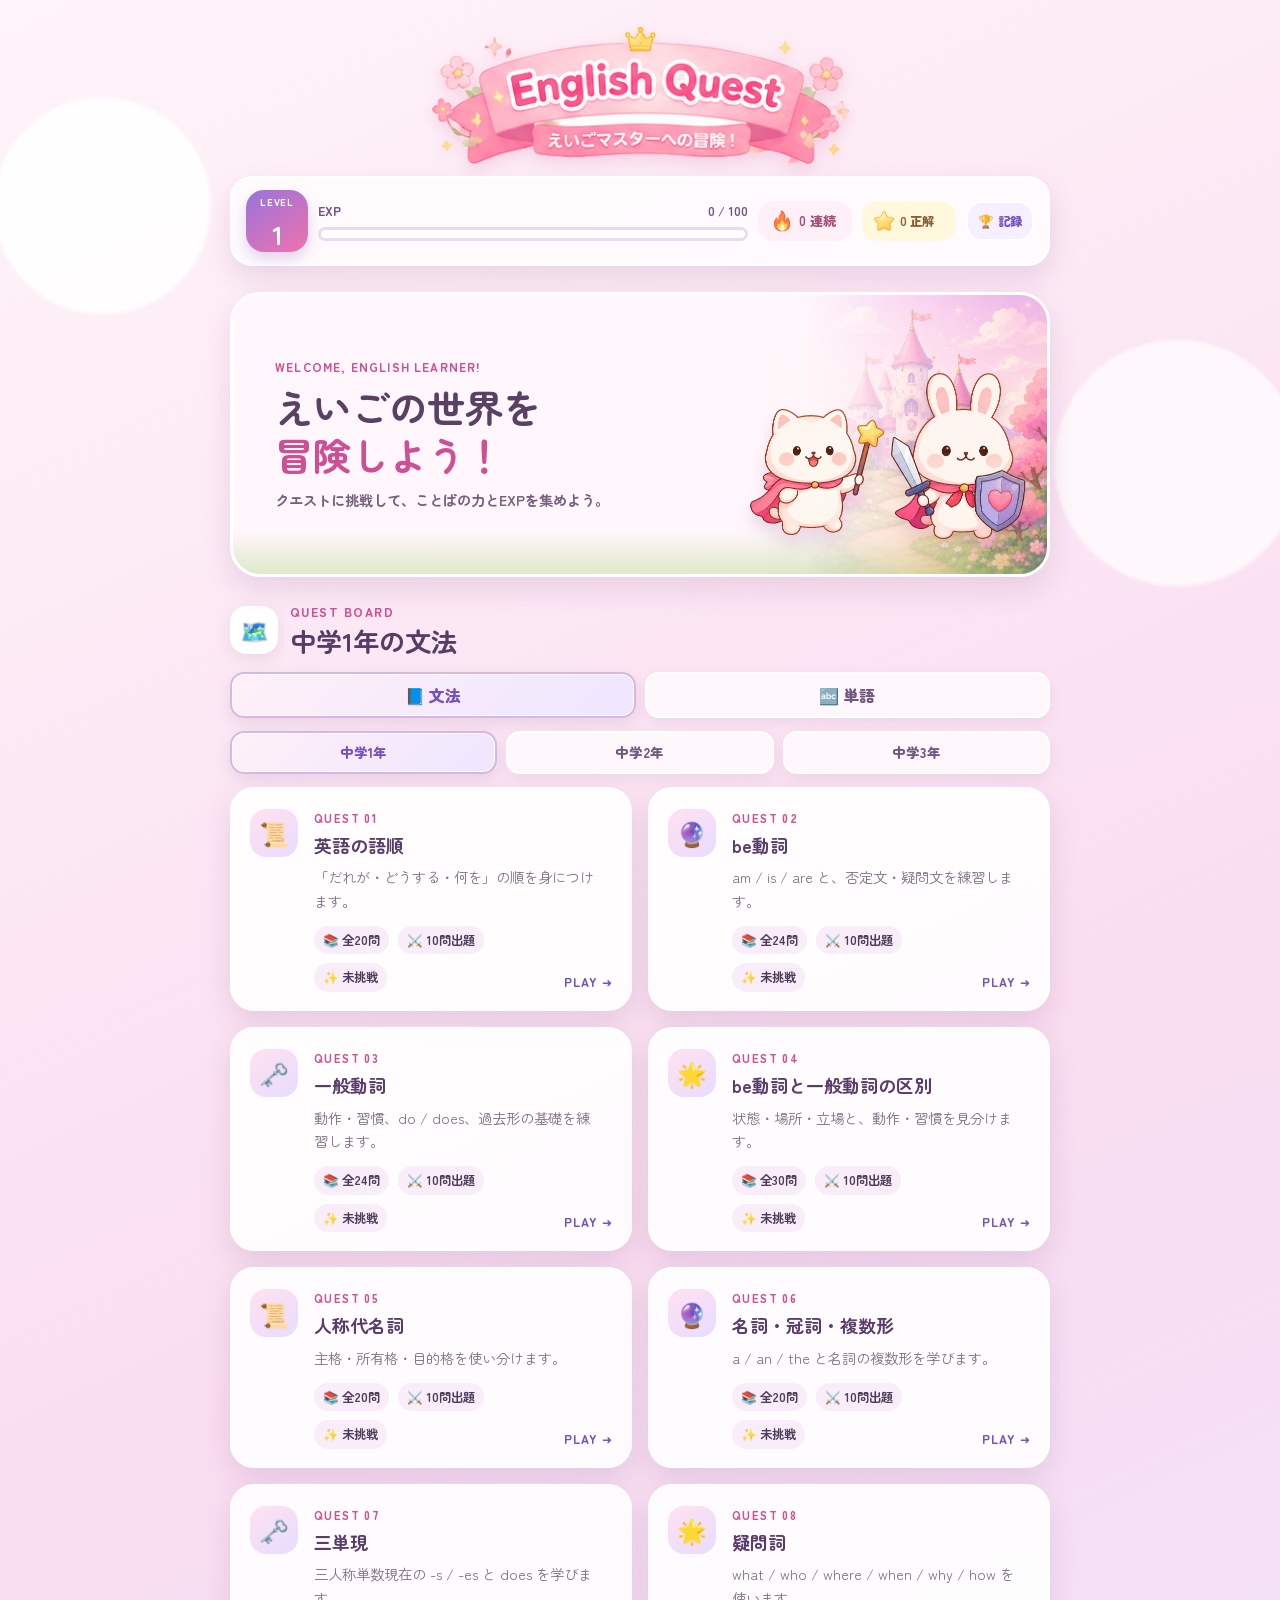
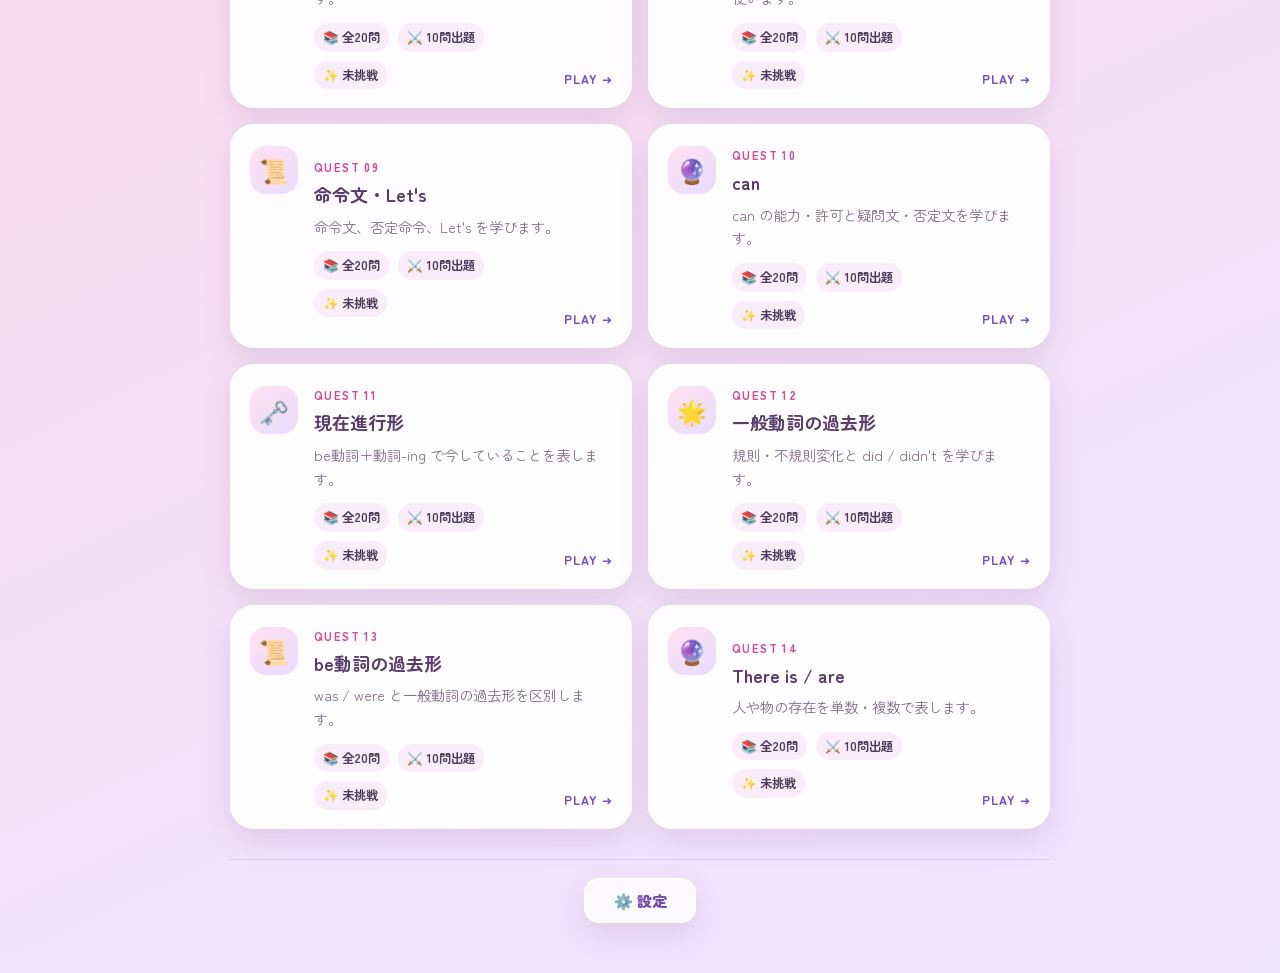
<file: index.html>
<!DOCTYPE html>
<html lang="ja">
<head>
  <!-- 文字コードとスマートフォン表示に必要な基本設定 -->
  <meta charset="UTF-8">
  <meta name="viewport" content="width=device-width, initial-scale=1, viewport-fit=cover">
  <meta name="theme-color" content="#f9dff0">
  <meta name="description" content="be動詞と一般動詞の使い分けを、クエスト感覚で楽しく学べる英語学習アプリです。">
  <title>English Quest</title>
  <!-- 外部の丸ゴシックWebフォントを先に接続して表示を高速化する -->
  <link rel="preconnect" href="https://fonts.googleapis.com">
  <link rel="preconnect" href="https://fonts.gstatic.com" crossorigin>
  <link href="https://fonts.googleapis.com/css2?family=Zen+Maru+Gothic:wght@400;500;700;900&display=swap" rel="stylesheet">
  <!-- このアプリ専用の見た目。読み込み順はWebフォントより後にする -->
  <!-- バージョン値を変えると、公開後も古いCSSキャッシュを使わず再取得する -->
  <link rel="stylesheet" href="css/style.css?v=20260730-2">
</head>
<body>
  <!-- 背景に浮かぶ装飾。aria-hiddenにより読み上げ対象から除外する -->
  <div class="sky-decor" aria-hidden="true">
    <span>✦</span><span>♡</span><span>✧</span><span>★</span>
  </div>

  <!-- アプリ本体。最大幅はCSS側で制限し、PCでも中央に表示する -->
  <main class="app">
    <!-- 全画面で共通して表示されるロゴ -->
    <header class="app-header">
      <img src="data/assets/logo.png" alt="English Quest えいごマスターへの冒険！" class="brand-logo">
    </header>

    <!-- レベル、経験値、今回の連続正解数・正解数を表示する共通ステータス -->
    <section class="player-status" aria-label="プレイヤー情報">
      <div class="level-badge">
        <span>LEVEL</span>
        <strong id="player-level">1</strong>
      </div>
      <div class="exp-panel">
        <div class="status-row">
          <span>EXP</span>
          <strong id="exp-label">0 / 100</strong>
        </div>
        <!-- aria属性により、見た目だけでなく支援技術にも進捗を伝える -->
        <div class="exp-track" role="progressbar" aria-label="次のレベルまでの経験値" aria-valuemin="0" aria-valuemax="100" aria-valuenow="0">
          <div id="exp-bar" class="exp-bar"></div>
        </div>
      </div>
      <div class="streak-badge" title="連続正解数">
        <img src="data/assets/icon-fire.png" alt="">
        <span><strong id="streak-count">0</strong> 連続</span>
      </div>
      <div class="correct-badge" title="このクエストの正解数">
        <img src="data/assets/icon-star.png" alt="">
        <span><strong id="correct-total">0</strong> 正解</span>
      </div>
      <!-- 詳しい学習状況は専用ページに分け、ここには最小幅の入口だけを置く -->
      <a class="record-link" href="progress.html" aria-label="冒険記録を開く">🏆 <span>記録</span></a>
    </section>

    <!-- =====================================================
         画面1：クエスト選択
         初期表示される画面なのでhiddenクラスを付けない。
         ===================================================== -->
    <section id="category-screen" class="screen">
      <!-- トップの案内画像とキャッチコピー -->
      <section class="adventure-hero" aria-label="English Questの冒険案内">
        <div class="hero-copy">
          <p>WELCOME, ENGLISH LEARNER!</p>
          <h2>えいごの世界を<br><span>冒険しよう！</span></h2>
          <p class="hero-message">クエストに挑戦して、ことばの力とEXPを集めよう。</p>
        </div>
        <img src="data/quest-heroes.png" alt="星の杖を持ったねこと、剣と盾を持ったうさぎ" class="hero-characters">
      </section>
      <!-- クエスト一覧の見出し -->
      <div class="section-heading">
        <span class="heading-icon" aria-hidden="true">🗺️</span>
        <div>
          <p>QUEST BOARD</p>
          <h2 id="quest-board-title">学びたいコースを選ぼう</h2>
        </div>
      </div>
      <!-- 文法・単語、学年を順に選択するナビゲーション -->
      <div id="course-tabs" class="course-tabs" aria-label="問題形式">
        <button class="course-tab active" type="button" data-course="grammar">📘 文法</button>
        <button class="course-tab" type="button" data-course="vocabulary">🔤 単語</button>
      </div>
      <div id="grade-tabs" class="grade-tabs" aria-label="学年">
        <button class="grade-tab vocabulary-only hidden" type="button" data-grade="0">基礎</button>
        <button class="grade-tab active" type="button" data-grade="1">中学1年</button>
        <button class="grade-tab" type="button" data-grade="2">中学2年</button>
        <button class="grade-tab" type="button" data-grade="3">中学3年</button>
      </div>
      <!-- カード本体はquestions.jsonを基にJavaScriptが挿入する -->
      <div id="category-list" class="category-list"></div>

    </section>

    <!-- =====================================================
         画面2：問題
         showScreen()がhiddenクラスを付け外しして表示を切り替える。
         ===================================================== -->
    <section id="quiz-screen" class="screen hidden">
      <!-- 一覧へ戻る操作と現在の問題番号 -->
      <div class="quiz-topbar">
        <button id="back-button" class="text-button" type="button">← クエスト選択</button>
        <span id="question-count" class="question-counter"></span>
      </div>

      <!-- 背景画像を持つステージ。カテゴリに応じた画像をJSで設定する -->
      <div class="quest-stage">
        <div class="stage-banner">
          <span aria-hidden="true">⚔️</span>
          <p id="category-name" class="category-label"></p>
          <span aria-hidden="true">✨</span>
        </div>
        <!-- 問題文・ヒント・動的に生成される選択肢 -->
        <div class="quiz-card">
          <img src="data/quest-heroes.png" alt="" class="battle-characters" aria-hidden="true">
          <p class="mission-label">MISSION</p>
          <h2 id="question-text"></h2>
          <p id="question-hint" class="question-hint"></p>

          <!-- 選択肢ボタンは問題データからJavaScriptが挿入する -->
          <div id="choices" class="choices"></div>

        </div>
      </div>

      <!-- 回答後に前面へ表示する正誤結果・解説ダイアログ -->
      <section id="explanation-box" class="feedback-overlay hidden" aria-live="polite" aria-modal="true" role="dialog">
        <div class="feedback-dialog">
          <div id="feedback-ribbon" class="feedback-ribbon">正解！</div>
          <div class="feedback-main">
            <img id="feedback-character" src="data/assets/feedback-correct.png" alt="喜んでいる案内役キャラクター">
            <div class="feedback-copy">
              <div class="feedback-heading">
                <p id="result-label" class="result-label"></p>
                <p id="exp-gain" class="exp-gain"></p>
              </div>
              <p id="answer-text" class="answer-text"></p>
              <p id="explanation-text"></p>
            </div>
          </div>
          <div class="point-box feedback-point">
            <img src="data/assets/icon-star.png" alt="">
            <div><strong>ポイント解説</strong><p id="point-text"></p></div>
          </div>
          <button id="next-button" class="button button-primary" type="button">つぎの問題へ ▶</button>
        </div>
      </section>
    </section>

    <!-- =====================================================
         画面3：クエスト結果
         全問回答後に今回の点数とメッセージを表示する。
         ===================================================== -->
    <section id="result-screen" class="screen hidden">
      <div class="result-card">
        <div class="result-crown" aria-hidden="true">👑</div>
        <p class="eyebrow">QUEST CLEAR!</p>
        <h2 id="result-title"></h2>
        <p id="result-score" class="result-score"></p>
        <p id="result-message"></p>

        <div class="result-actions">
          <button id="retry-button" class="button button-primary" type="button">もう一度チャレンジ</button>
          <button id="return-button" class="button button-secondary" type="button">クエスト選択へ</button>
        </div>
      </div>
    </section>

    <!-- 日常の学習操作を邪魔しないよう、設定への入口はページの一番下に置く -->
    <footer class="app-footer">
      <a class="settings-link" href="settings.html" aria-label="設定を開く">⚙️ 設定</a>
    </footer>
  </main>

  <!-- レベルアップ時だけ画面中央へ一時表示される通知 -->
  <div id="level-up" class="level-up hidden" role="status" aria-live="polite">
    <img src="data/assets/feedback-explain.png" alt="レベルアップを祝うキャラクター">
    <div><strong>レベルアップ！</strong><span id="level-up-values"></span></div>
  </div>

  <!-- questions.jsonの読込完了まで全画面を覆うローディング表示 -->
  <div id="loading-screen" class="loading-screen" role="status" aria-live="polite">
    <div class="loading-panel">
      <img src="data/assets/cat-sitting.png" alt="本を読みながら準備しているねこ">
      <strong>よみこみ中…</strong>
      <span><i></i><i></i><i></i><i></i><i></i></span>
    </div>
  </div>

  <!-- HTML要素をすべて読み込んだ後でアプリ処理を開始する -->
  <!-- GitHub Pages更新後に古いJavaScriptが残らないようバージョンを付ける -->
  <script src="js/app.js?v=20260730-2"></script>
</body>
</html>
</file>
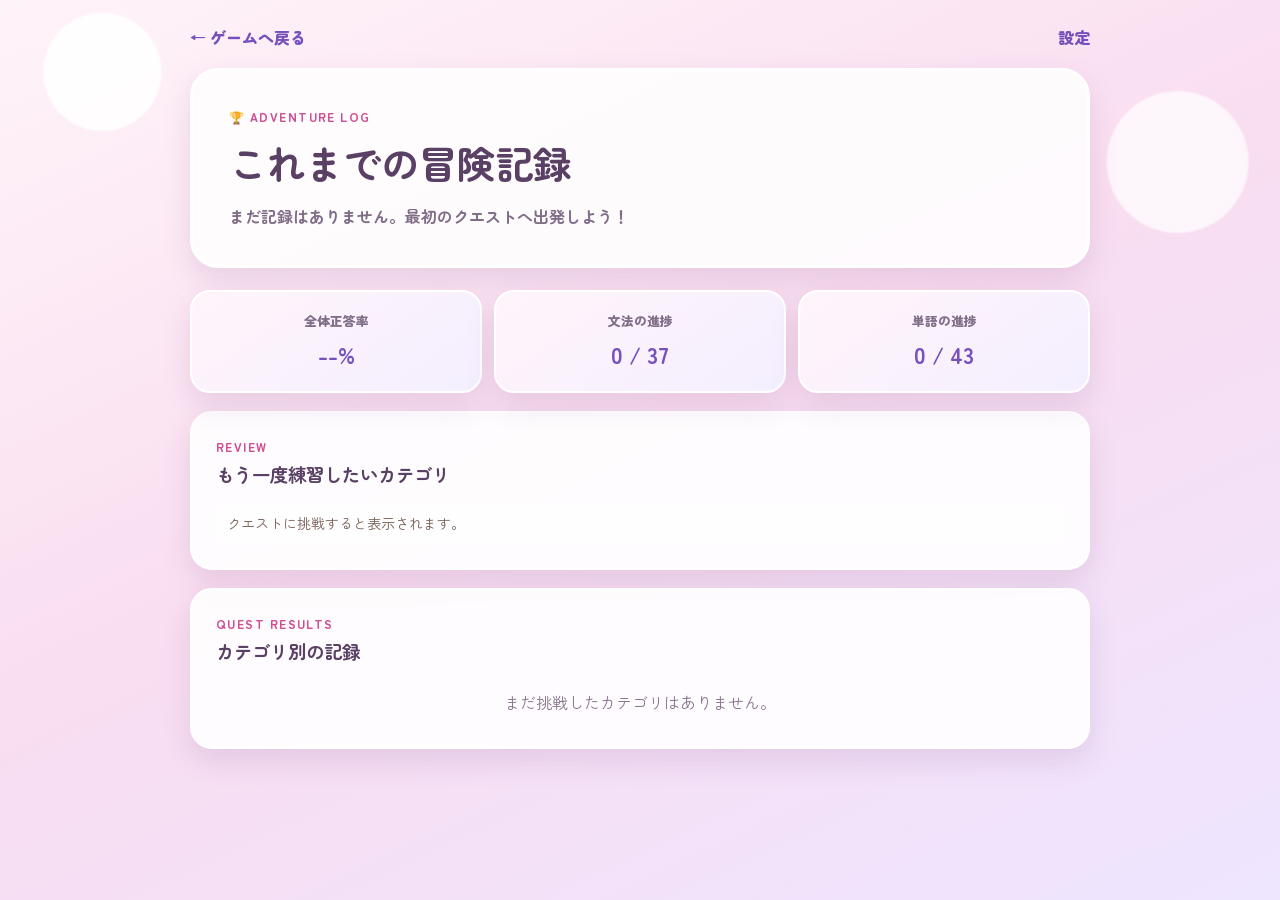
<file: progress.html>
<!DOCTYPE html>
<html lang="ja">
<head>
  <meta charset="UTF-8">
  <meta name="viewport" content="width=device-width, initial-scale=1, viewport-fit=cover">
  <meta name="theme-color" content="#f9dff0">
  <title>冒険記録 | English Quest</title>
  <link rel="preconnect" href="https://fonts.googleapis.com">
  <link rel="preconnect" href="https://fonts.gstatic.com" crossorigin>
  <link href="https://fonts.googleapis.com/css2?family=Zen+Maru+Gothic:wght@400;500;700;900&display=swap" rel="stylesheet">
  <link rel="stylesheet" href="css/style.css?v=20260730-2">
  <link rel="stylesheet" href="css/management.css?v=20260730-3">
</head>
<body>
  <main class="management-page progress-page">
    <nav class="page-nav">
      <a href="index.html">← ゲームへ戻る</a>
      <a href="settings.html">設定</a>
    </nav>

    <header class="management-header">
      <p>🏆 ADVENTURE LOG</p>
      <h1>これまでの冒険記録</h1>
      <p id="total-progress">記録を読み込んでいます。</p>
    </header>

    <section class="progress-stats" aria-label="学習進捗">
      <div class="progress-stat">
        <span>全体正答率</span>
        <strong id="overall-correct-rate">--%</strong>
      </div>
      <div class="progress-stat">
        <span>文法の進捗</span>
        <strong id="grammar-progress">0 / 37</strong>
      </div>
      <div class="progress-stat">
        <span>単語の進捗</span>
        <strong id="vocabulary-progress">0 / 43</strong>
      </div>
    </section>

    <section class="editor-panel weak-category-box">
      <div class="panel-heading">
        <div>
          <p>REVIEW</p>
          <h2>もう一度練習したいカテゴリ</h2>
        </div>
      </div>
      <ul id="weak-category-list">
        <li>クエストに挑戦すると表示されます。</li>
      </ul>
    </section>

    <section class="editor-panel">
      <div class="panel-heading">
        <div>
          <p>QUEST RESULTS</p>
          <h2>カテゴリ別の記録</h2>
        </div>
      </div>
      <div id="category-record-list" class="category-record-list">
        <p class="empty-message">記録を読み込んでいます。</p>
      </div>
    </section>
  </main>

  <script src="js/progress.js?v=20260730-2"></script>
</body>
</html>
</file>
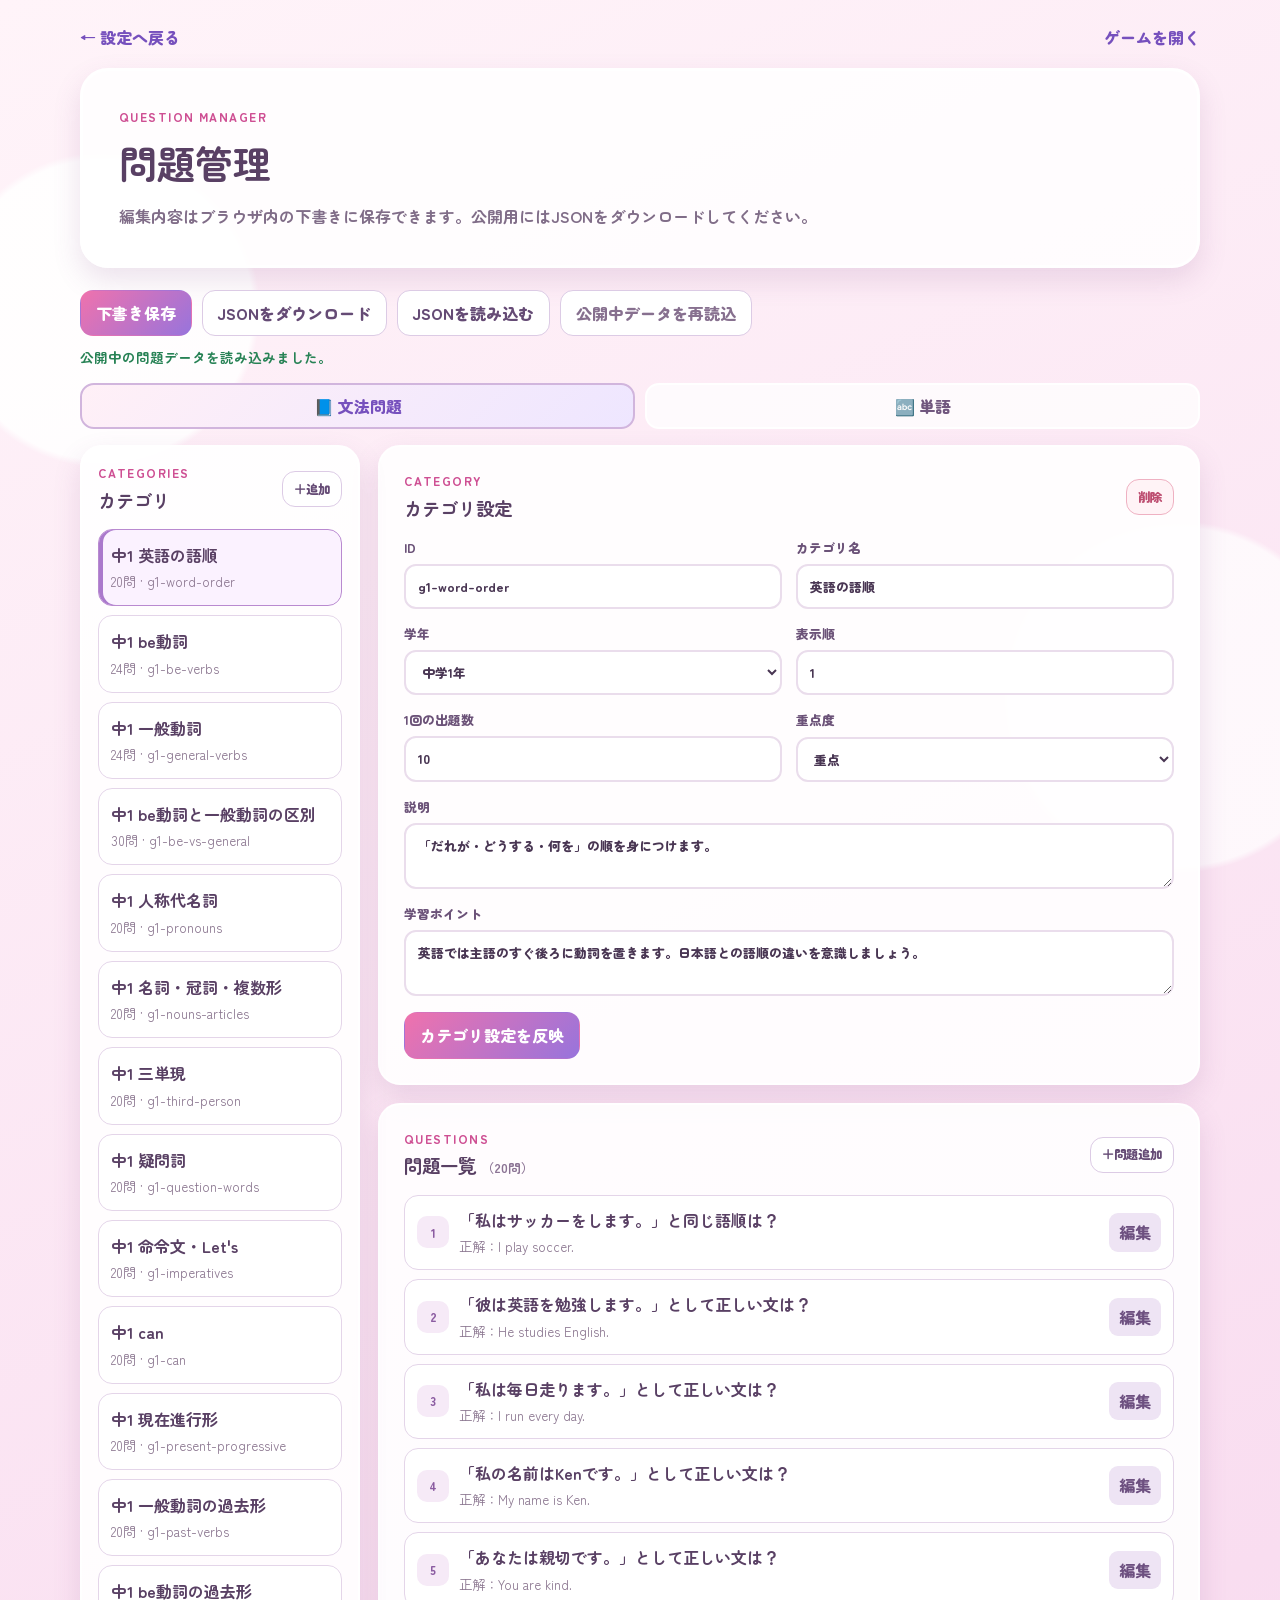
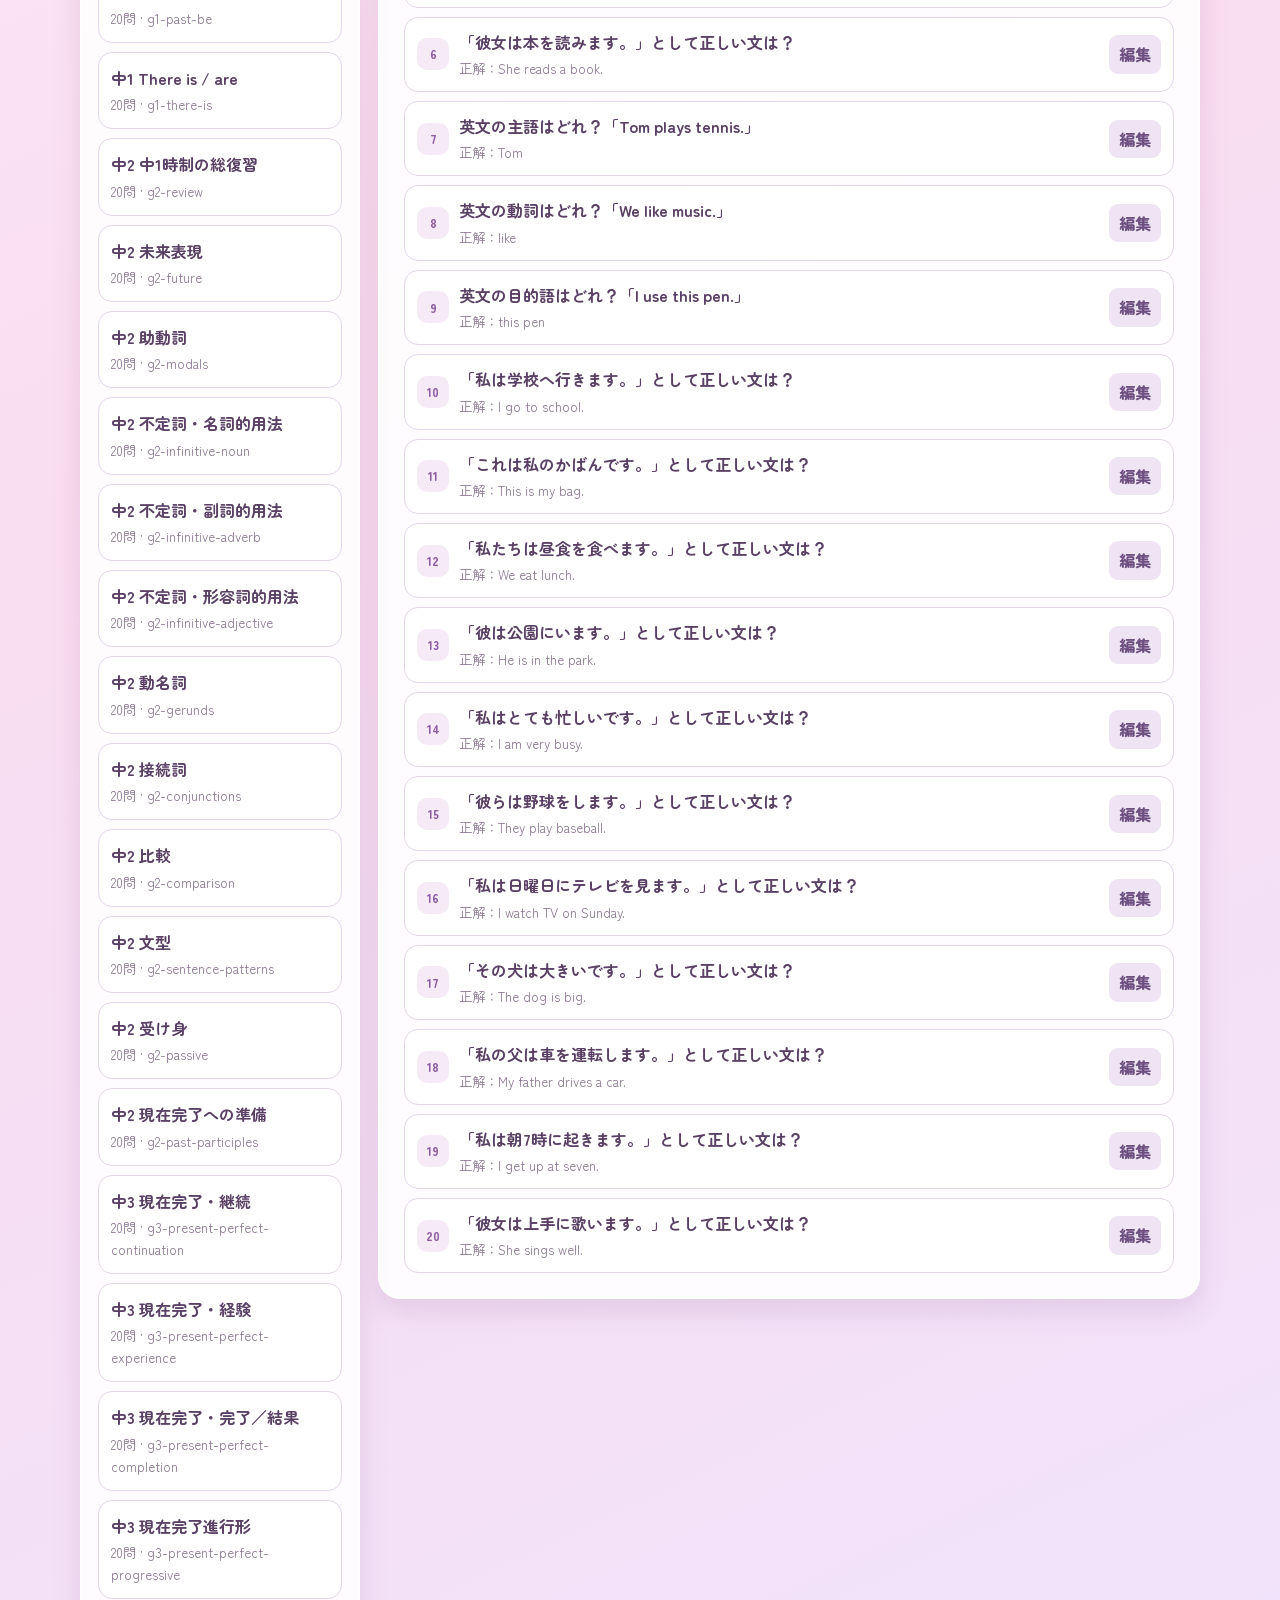
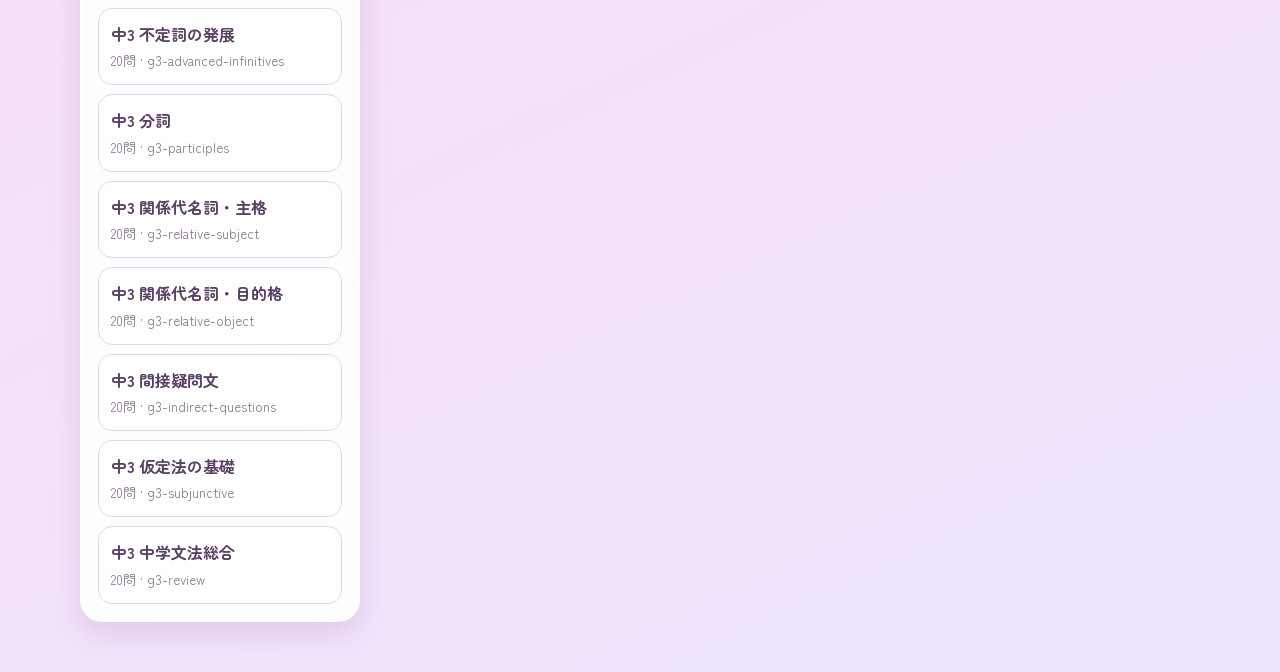
<file: question-manager.html>
<!DOCTYPE html>
<html lang="ja">
<head>
  <meta charset="UTF-8">
  <meta name="viewport" content="width=device-width, initial-scale=1, viewport-fit=cover">
  <meta name="theme-color" content="#f9dff0">
  <title>問題管理 | English Quest</title>
  <link rel="preconnect" href="https://fonts.googleapis.com">
  <link rel="preconnect" href="https://fonts.gstatic.com" crossorigin>
  <link href="https://fonts.googleapis.com/css2?family=Zen+Maru+Gothic:wght@400;500;700;900&display=swap" rel="stylesheet">
  <link rel="stylesheet" href="css/style.css?v=20260730-2">
  <link rel="stylesheet" href="css/management.css?v=20260730-2">
</head>
<body>
  <main class="management-page management-page-wide">
    <nav class="page-nav">
      <a href="settings.html">← 設定へ戻る</a>
      <a href="index.html">ゲームを開く</a>
    </nav>

    <header class="management-header">
      <p>QUESTION MANAGER</p>
      <h1>問題管理</h1>
      <p>編集内容はブラウザ内の下書きに保存できます。公開用にはJSONをダウンロードしてください。</p>
    </header>

    <section class="manager-toolbar" aria-label="データ操作">
      <button id="save-draft-button" class="manager-button manager-button-primary" type="button">下書き保存</button>
      <button id="download-button" class="manager-button" type="button">JSONをダウンロード</button>
      <label class="manager-button file-button">
        JSONを読み込む
        <input id="import-file" type="file" accept=".json,application/json">
      </label>
      <button id="reload-button" class="manager-button manager-button-subtle" type="button">公開中データを再読込</button>
    </section>

    <p id="manager-status" class="manager-status" role="status" aria-live="polite"></p>

    <div class="manager-mode-tabs" aria-label="管理対象">
      <button class="manager-mode-tab active" type="button" data-manager-mode="grammar">📘 文法問題</button>
      <button class="manager-mode-tab" type="button" data-manager-mode="vocabulary">🔤 単語</button>
    </div>

    <div id="grammar-manager" class="manager-layout">
      <aside class="manager-sidebar">
        <div class="panel-heading">
          <div>
            <p>CATEGORIES</p>
            <h2>カテゴリ</h2>
          </div>
          <button id="add-category-button" class="small-button" type="button">＋追加</button>
        </div>
        <div id="category-manager-list" class="manager-list"></div>
      </aside>

      <section class="manager-content">
        <form id="category-form" class="editor-panel">
          <div class="panel-heading">
            <div>
              <p>CATEGORY</p>
              <h2>カテゴリ設定</h2>
            </div>
            <button id="delete-category-button" class="small-button danger-button" type="button">削除</button>
          </div>

          <div class="form-grid">
            <label>ID<input id="category-id" required pattern="[a-z0-9-]+" placeholder="example-category"></label>
            <label>カテゴリ名<input id="category-name-input" required></label>
            <label>学年
              <select id="category-grade">
                <option value="1">中学1年</option>
                <option value="2">中学2年</option>
                <option value="3">中学3年</option>
              </select>
            </label>
            <label>表示順<input id="category-order" type="number" min="1" required></label>
            <label>1回の出題数<input id="category-draw-count" type="number" min="1" max="100" required></label>
            <label>重点度
              <select id="category-priority">
                <option value="normal">標準</option>
                <option value="high">重点</option>
              </select>
            </label>
            <label class="full-field">説明<textarea id="category-description" rows="2" required></textarea></label>
            <label class="full-field">学習ポイント<textarea id="category-lesson" rows="2"></textarea></label>
          </div>
          <button class="manager-button manager-button-primary" type="submit">カテゴリ設定を反映</button>
        </form>

        <section class="editor-panel">
          <div class="panel-heading">
            <div>
              <p>QUESTIONS</p>
              <h2>問題一覧 <span id="question-total"></span></h2>
            </div>
            <button id="add-question-button" class="small-button" type="button">＋問題追加</button>
          </div>
          <div id="question-manager-list" class="question-manager-list"></div>
        </section>

        <form id="question-form" class="editor-panel hidden">
          <div class="panel-heading">
            <div>
              <p>QUESTION EDITOR</p>
              <h2 id="question-editor-title">問題を編集</h2>
            </div>
            <button id="close-question-button" class="small-button" type="button">閉じる</button>
          </div>

          <div class="form-grid">
            <label class="full-field">問題文<textarea id="question-input" rows="2" required></textarea></label>
            <label class="full-field">ヒント<textarea id="hint-input" rows="2" required></textarea></label>
            <label>選択肢1<input id="choice-0" required></label>
            <label>選択肢2<input id="choice-1" required></label>
            <label>選択肢3（任意）<input id="choice-2"></label>
            <label>選択肢4（任意）<input id="choice-3"></label>
            <label>正解
              <select id="correct-index" required>
                <option value="0">選択肢1</option>
                <option value="1">選択肢2</option>
                <option value="2">選択肢3</option>
                <option value="3">選択肢4</option>
              </select>
            </label>
            <label class="full-field">答え<input id="answer-input" required></label>
            <label class="full-field">詳しい解説<textarea id="explanation-input" rows="3" required></textarea></label>
            <label class="full-field">覚え方のポイント<textarea id="point-input" rows="2" required></textarea></label>
          </div>

          <div class="form-actions">
            <button class="manager-button manager-button-primary" type="submit">問題を反映</button>
            <button id="delete-question-button" class="manager-button danger-button" type="button">この問題を削除</button>
          </div>
        </form>
      </section>
    </div>

    <div id="vocabulary-manager" class="manager-layout hidden">
      <aside class="manager-sidebar">
        <div class="panel-heading">
          <div><p>VOCABULARY UNITS</p><h2>単語カテゴリ</h2></div>
          <button id="add-vocabulary-unit-button" class="small-button" type="button">＋追加</button>
        </div>
        <div id="vocabulary-unit-list" class="manager-list"></div>
      </aside>

      <section class="manager-content">
        <form id="vocabulary-unit-form" class="editor-panel">
          <div class="panel-heading">
            <div><p>VOCABULARY UNIT</p><h2>カテゴリ設定</h2></div>
            <button id="delete-vocabulary-unit-button" class="small-button danger-button" type="button">削除</button>
          </div>
          <div class="form-grid">
            <label>ID<input id="vocabulary-unit-id" required pattern="[a-z0-9-]+"></label>
            <label>名称<input id="vocabulary-unit-name" required></label>
              <label>学年
              <select id="vocabulary-unit-grade">
                <option value="0">基礎</option>
                <option value="1">中学1年</option>
                <option value="2">中学2年</option>
                <option value="3">中学3年</option>
              </select>
            </label>
            <label>カテゴリ番号<input id="vocabulary-unit-step" type="number" min="1" required></label>
            <label>表示順<input id="vocabulary-unit-order" type="number" min="1" required></label>
            <label>1回の出題数<input id="vocabulary-unit-draw-count" type="number" min="1" max="100" required></label>
            <label class="full-field">説明<textarea id="vocabulary-unit-description" rows="2" required></textarea></label>
          </div>
          <button class="manager-button manager-button-primary" type="submit">カテゴリ設定を反映</button>
        </form>

        <section class="editor-panel">
          <div class="panel-heading">
            <div><p>WORDS</p><h2>単語一覧 <span id="word-total"></span></h2></div>
            <button id="add-word-button" class="small-button" type="button">＋単語追加</button>
          </div>
          <div id="word-list" class="question-manager-list"></div>
        </section>

        <form id="word-form" class="editor-panel hidden">
          <div class="panel-heading">
            <div><p>WORD EDITOR</p><h2 id="word-editor-title">単語を編集</h2></div>
            <button id="close-word-button" class="small-button" type="button">閉じる</button>
          </div>
          <div class="form-grid">
            <label>ID<input id="word-id" required pattern="[a-zA-Z0-9-]+"></label>
            <label>英単語・表現<input id="word-input" required></label>
            <label>日本語<input id="word-meaning" required></label>
            <label>品詞
              <select id="word-part-of-speech">
                <option value="verb">動詞</option>
                <option value="noun">名詞</option>
                <option value="adjective">形容詞</option>
                <option value="adverb">副詞</option>
                <option value="pronoun">代名詞</option>
                <option value="preposition">前置詞</option>
                <option value="conjunction">接続詞</option>
                <option value="phrase">熟語・表現</option>
              </select>
            </label>
            <label class="full-field">例文<input id="word-example"></label>
            <label class="full-field">例文の日本語訳<input id="word-example-ja"></label>
            <label class="full-field">覚え方・補足<textarea id="word-note" rows="2"></textarea></label>
          </div>
          <div class="form-actions">
            <button class="manager-button manager-button-primary" type="submit">単語を反映</button>
            <button id="delete-word-button" class="manager-button danger-button" type="button">この単語を削除</button>
          </div>
        </form>
      </section>
    </div>
  </main>

  <script src="js/question-manager.js?v=20260730-2"></script>
</body>
</html>
</file>
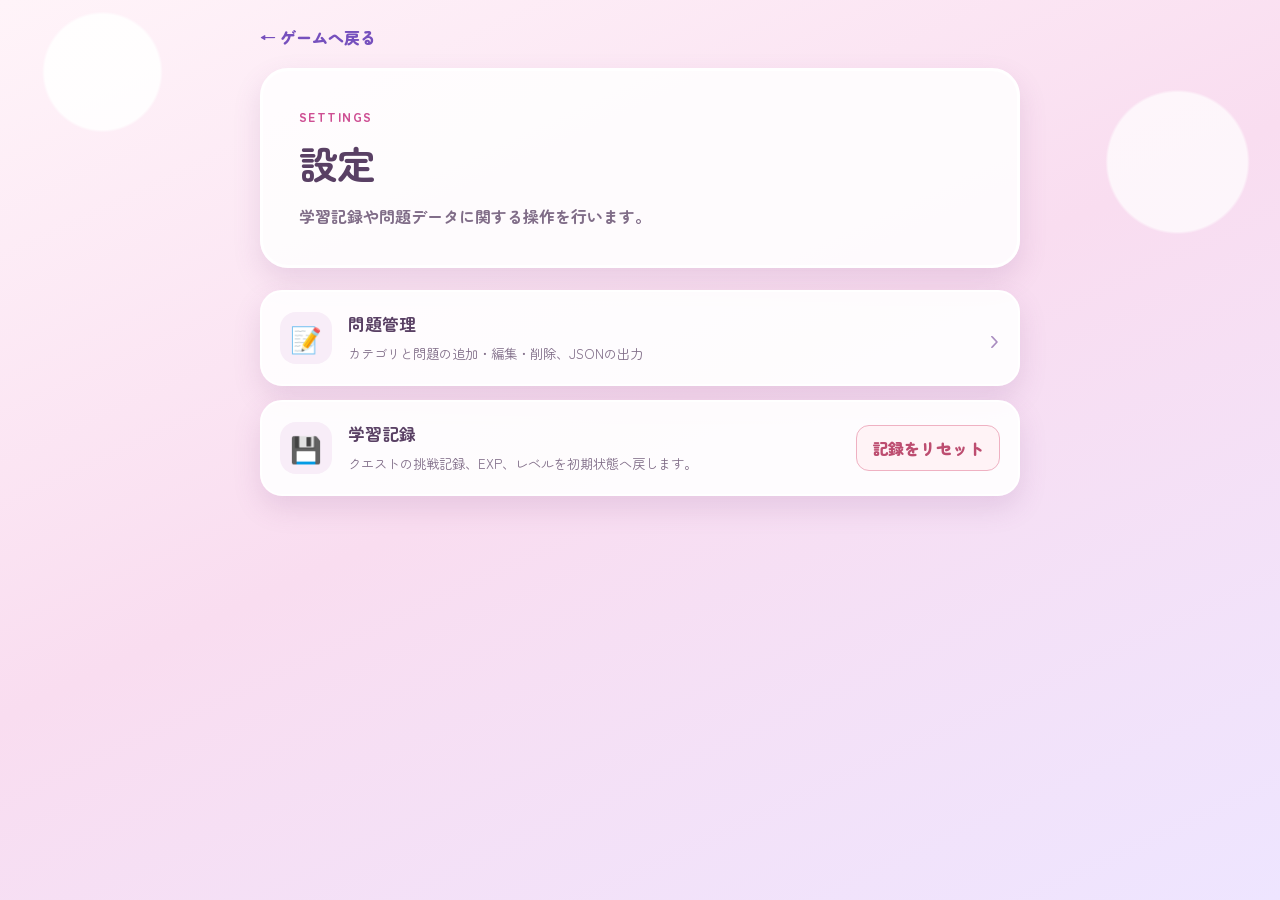
<file: settings.html>
<!DOCTYPE html>
<html lang="ja">
<head>
  <meta charset="UTF-8">
  <meta name="viewport" content="width=device-width, initial-scale=1, viewport-fit=cover">
  <meta name="theme-color" content="#f9dff0">
  <title>設定 | English Quest</title>
  <link rel="preconnect" href="https://fonts.googleapis.com">
  <link rel="preconnect" href="https://fonts.gstatic.com" crossorigin>
  <link href="https://fonts.googleapis.com/css2?family=Zen+Maru+Gothic:wght@400;500;700;900&display=swap" rel="stylesheet">
  <link rel="stylesheet" href="css/style.css?v=20260730-2">
  <link rel="stylesheet" href="css/management.css?v=20260730-2">
</head>
<body>
  <main class="management-page">
    <nav class="page-nav">
      <a href="index.html">← ゲームへ戻る</a>
    </nav>

    <header class="management-header">
      <p>SETTINGS</p>
      <h1>設定</h1>
      <p>学習記録や問題データに関する操作を行います。</p>
    </header>

    <section class="setting-list">
      <a class="setting-card" href="question-manager.html">
        <span class="setting-icon">📝</span>
        <span>
          <strong>問題管理</strong>
          <small>カテゴリと問題の追加・編集・削除、JSONの出力</small>
        </span>
        <span aria-hidden="true">›</span>
      </a>

      <section class="setting-card setting-card-static">
        <span class="setting-icon">💾</span>
        <span>
          <strong>学習記録</strong>
          <small>クエストの挑戦記録、EXP、レベルを初期状態へ戻します。</small>
        </span>
        <button id="reset-progress-button" class="manager-button danger-button" type="button">記録をリセット</button>
      </section>
    </section>

    <!-- リセット後の完了メッセージを、画面読み上げでも通知する -->
    <p id="settings-status" class="manager-status" role="status" aria-live="polite"></p>
  </main>
  <script src="js/settings.js?v=20260730-2"></script>
</body>
</html>
</file>
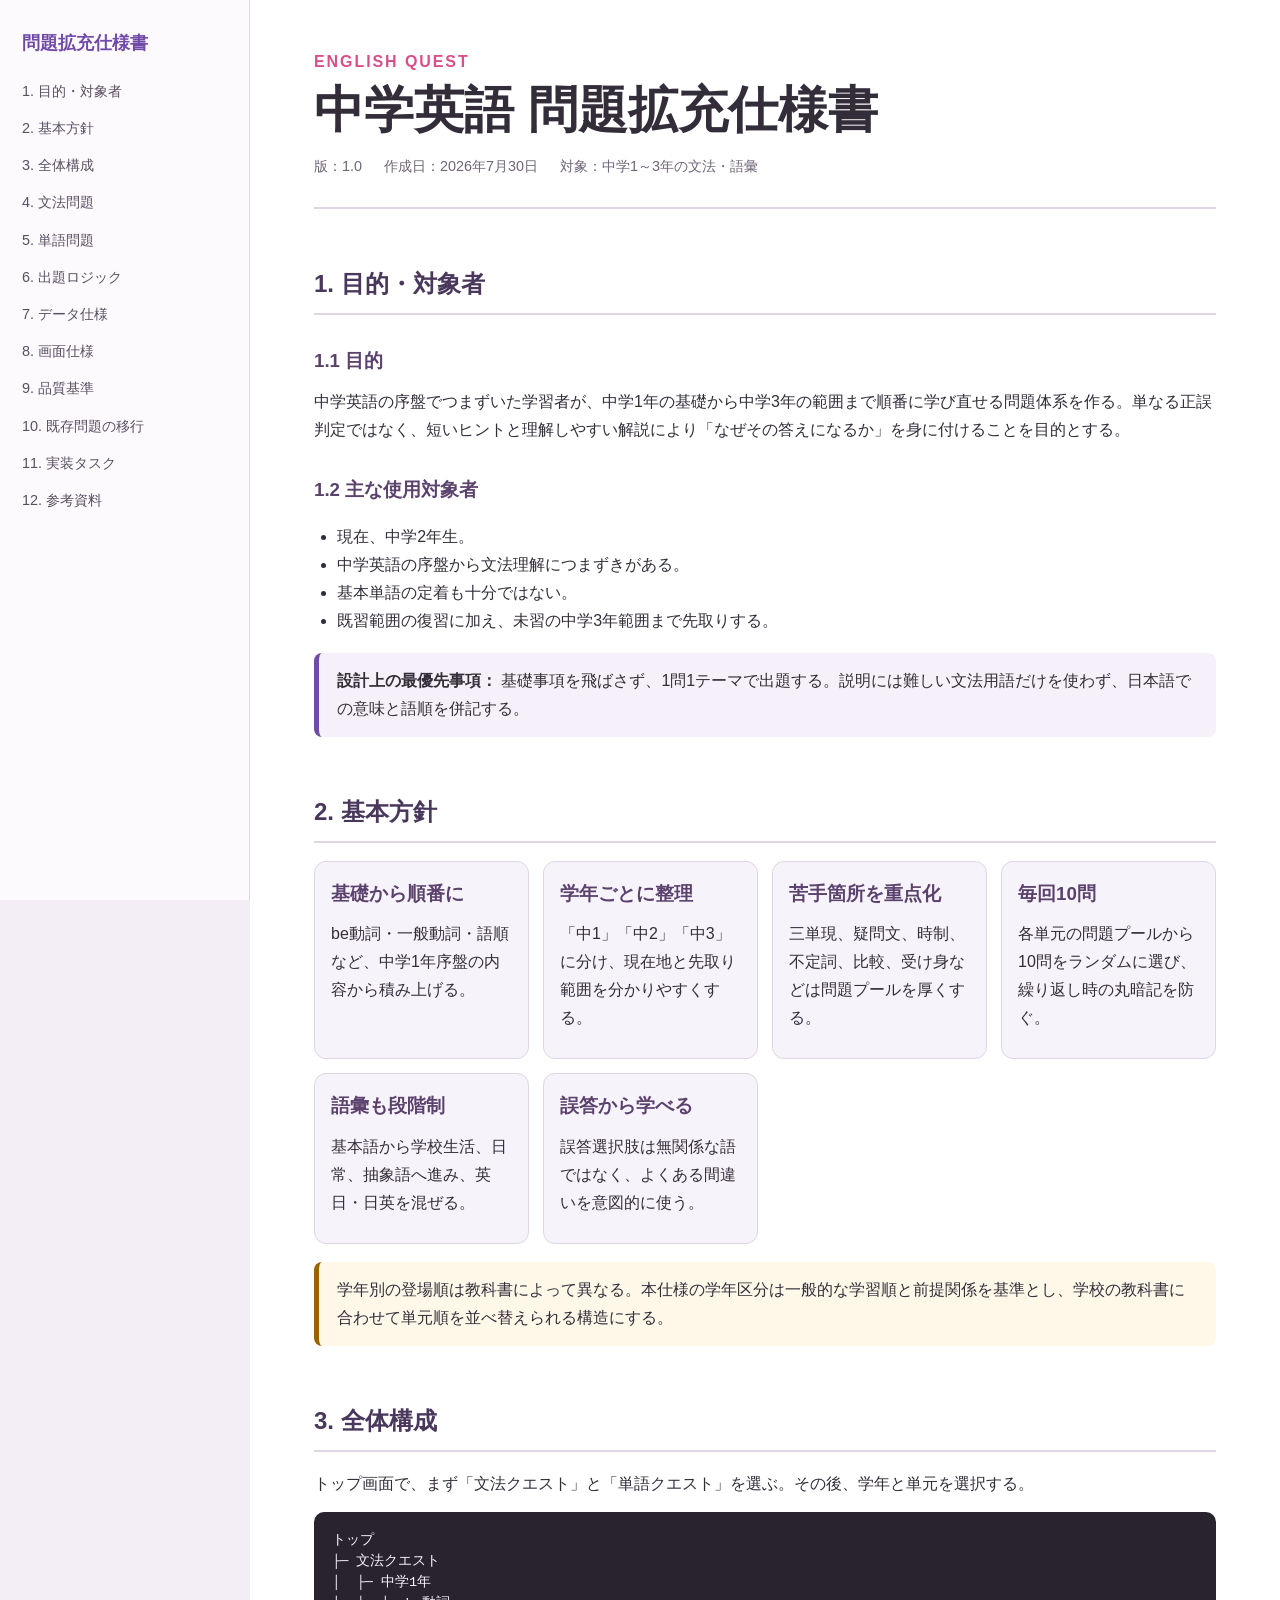
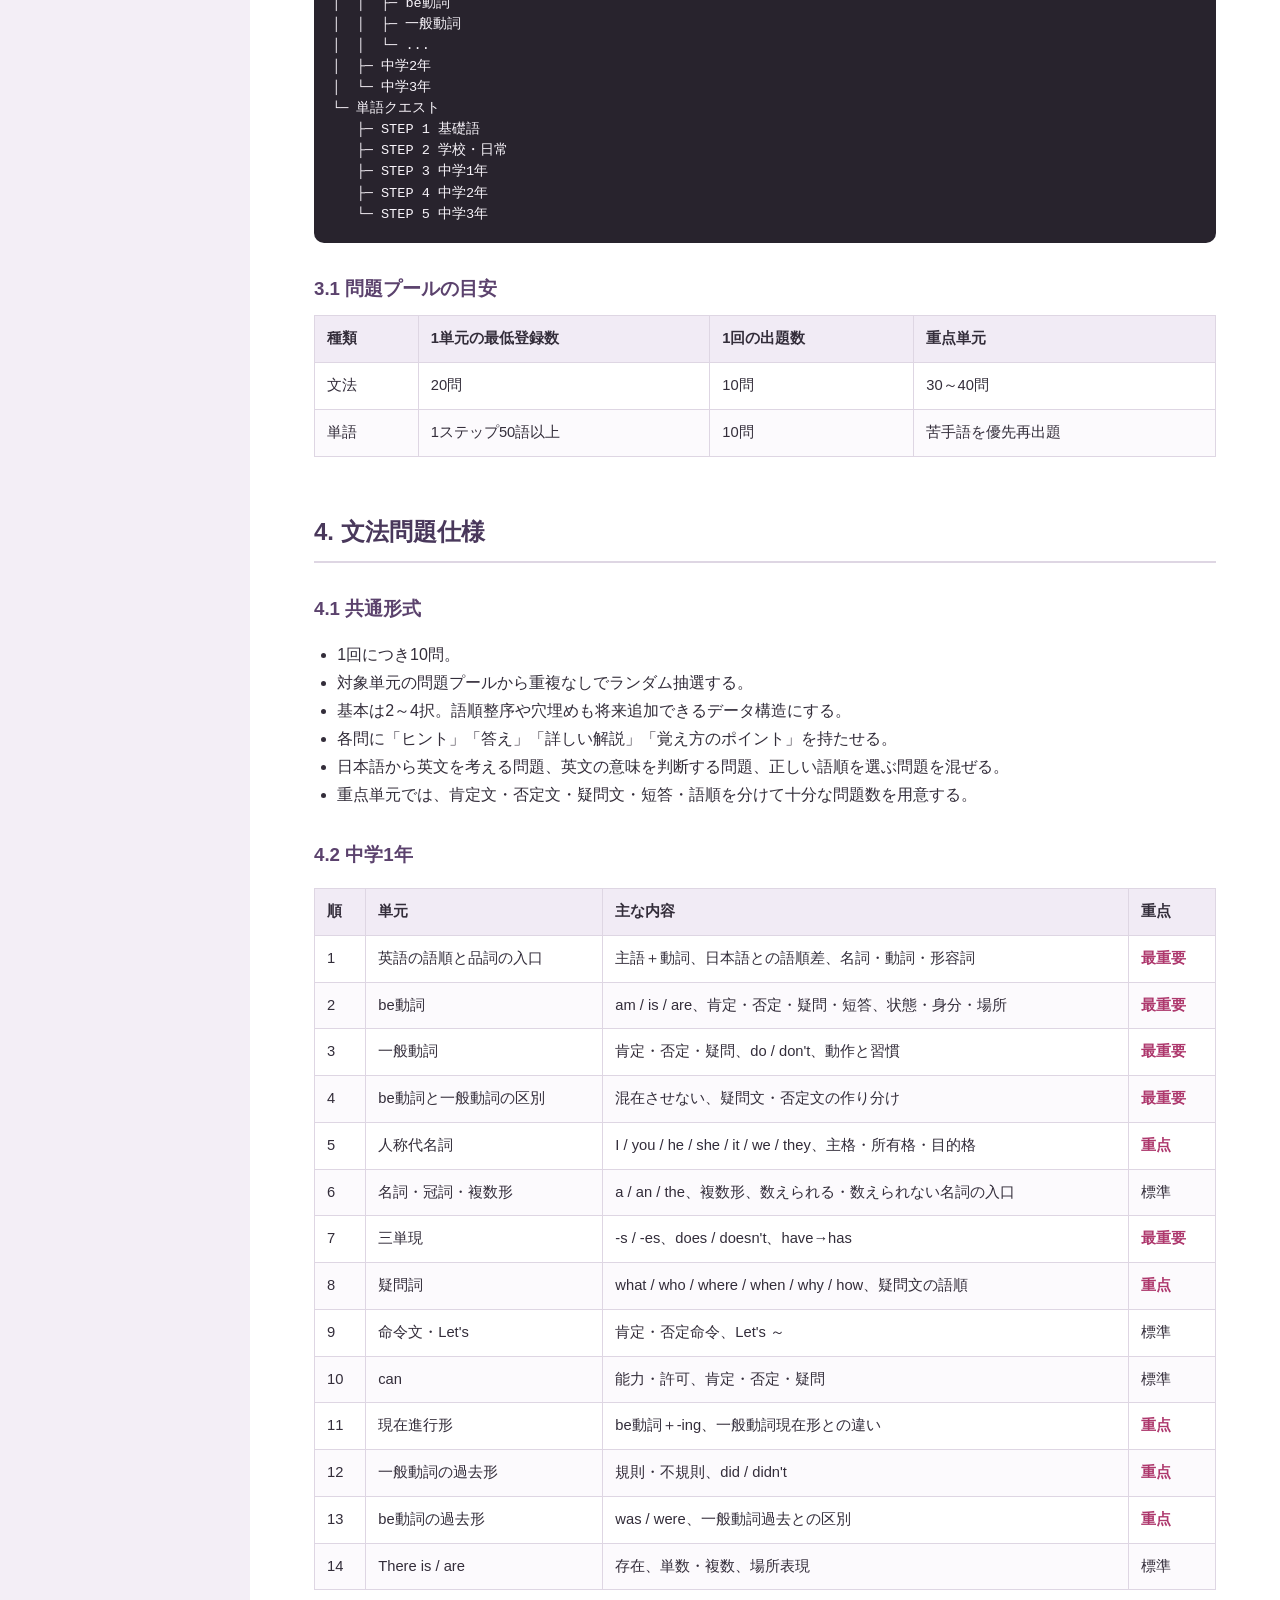
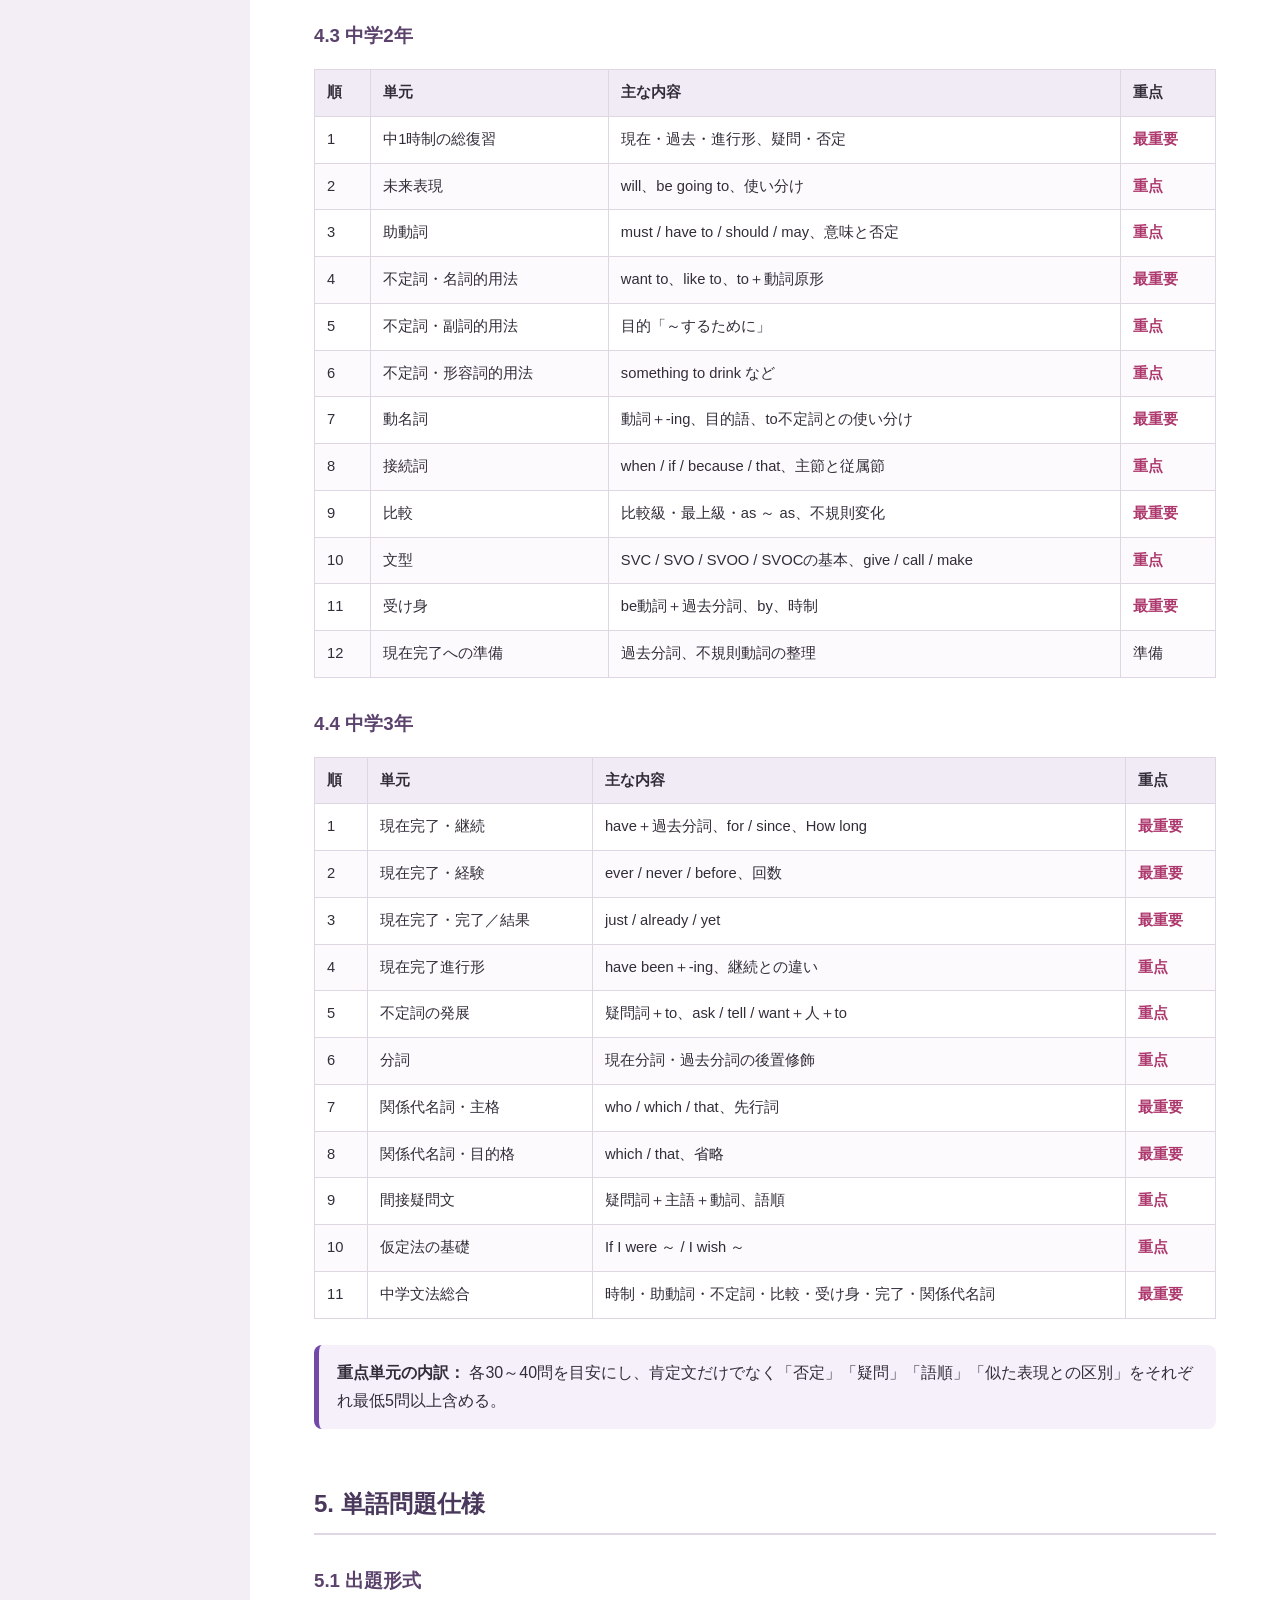
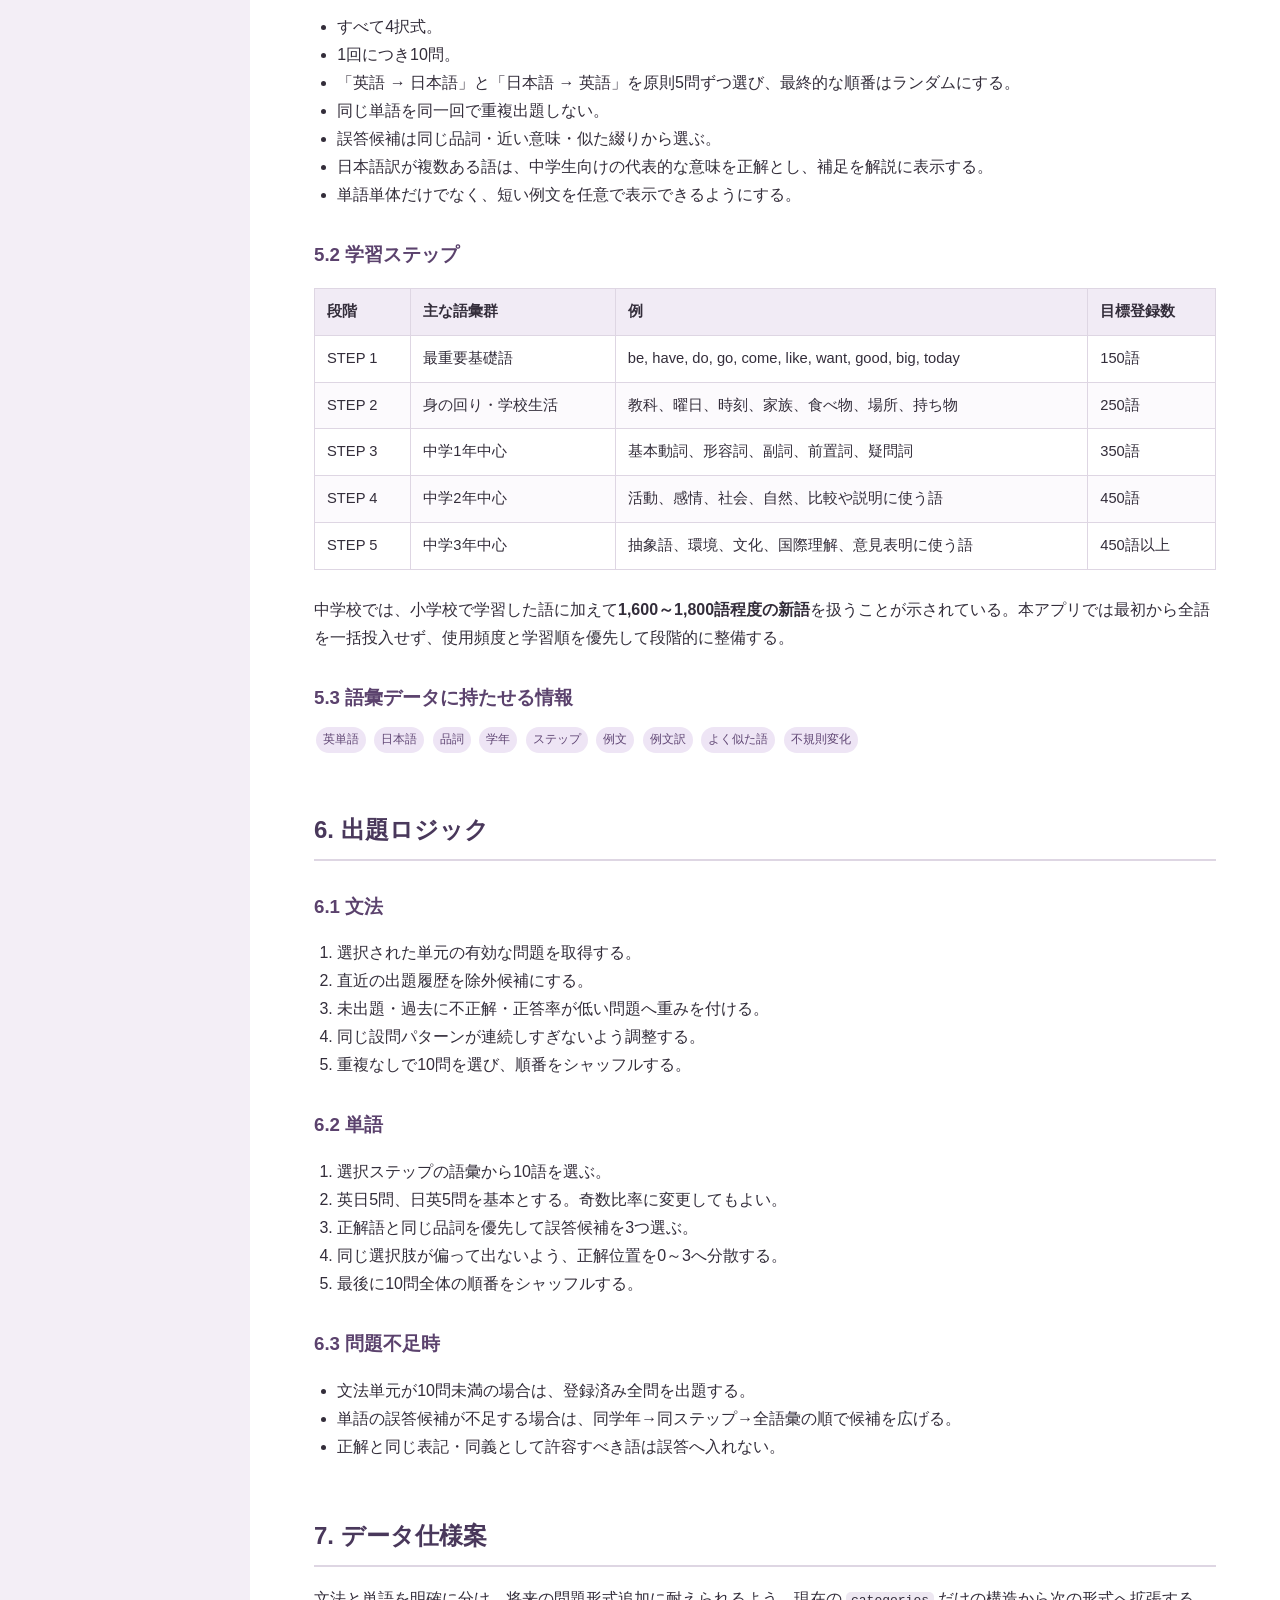
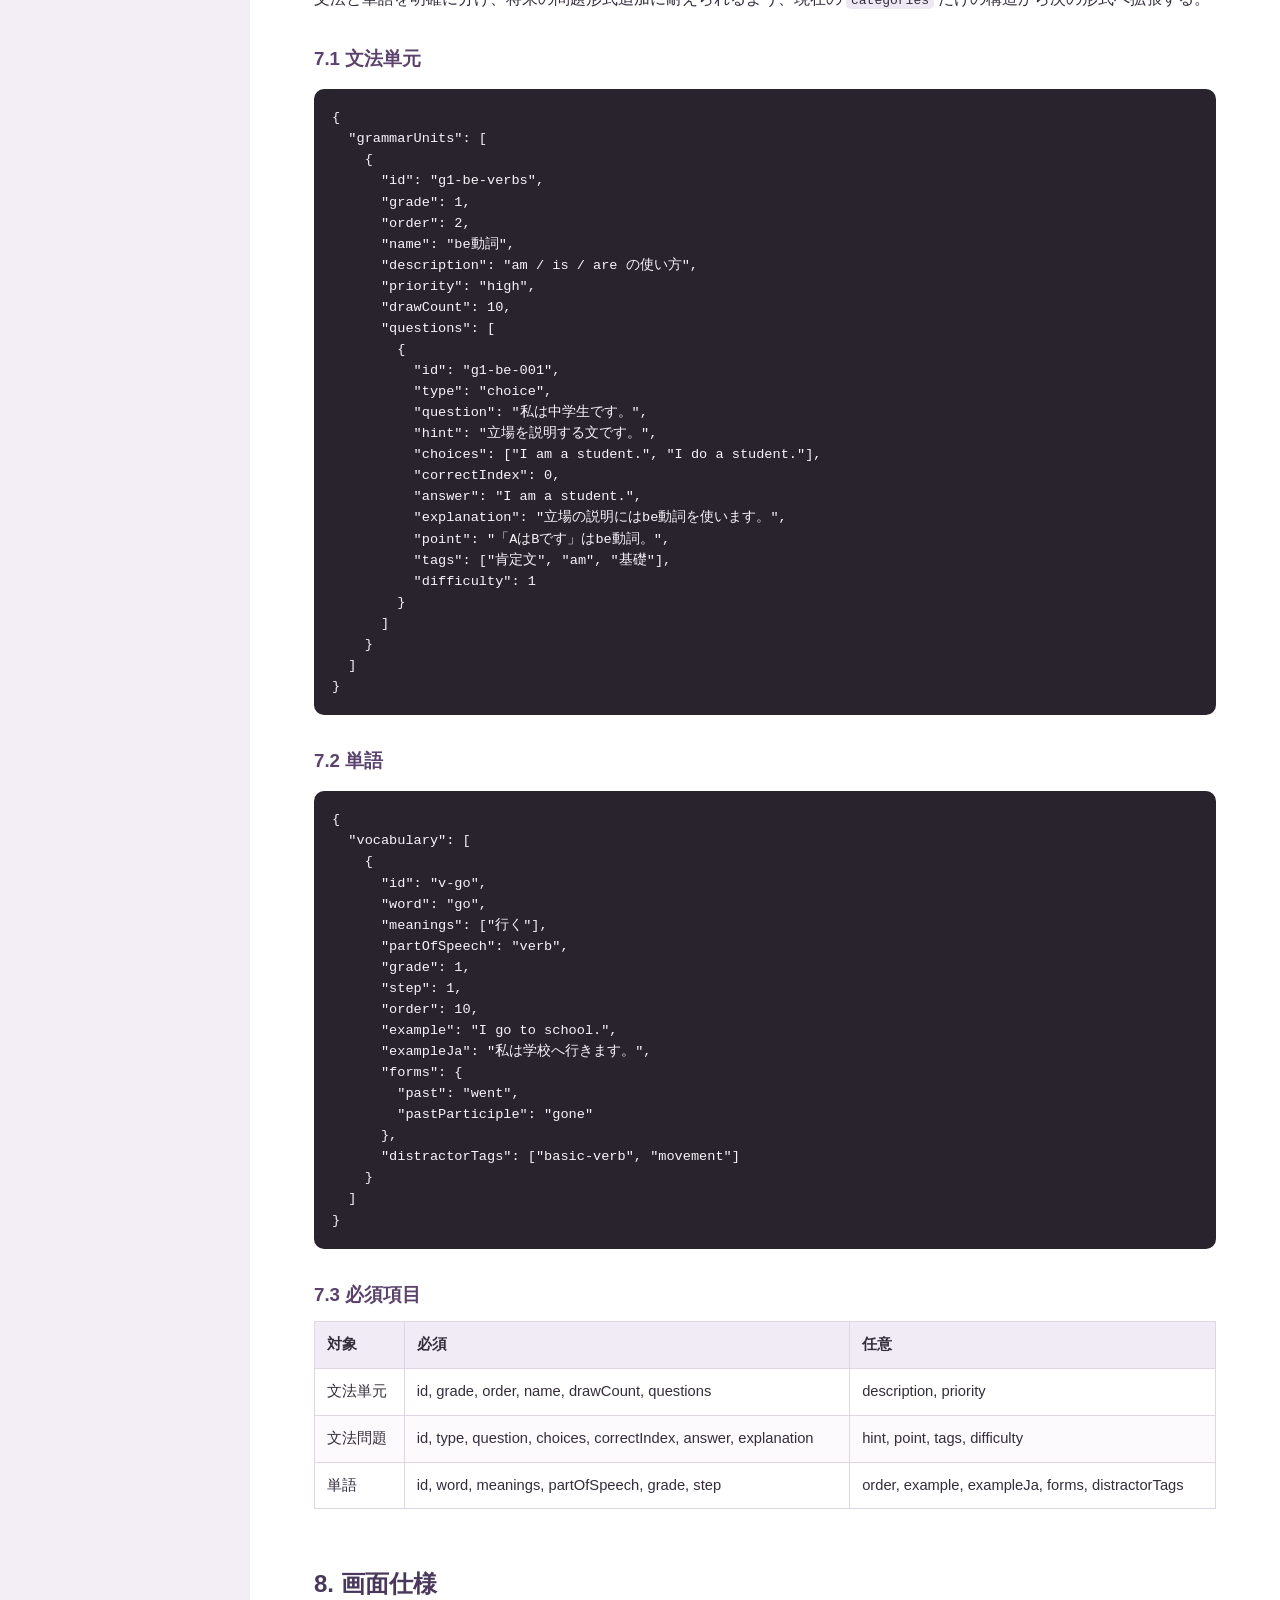
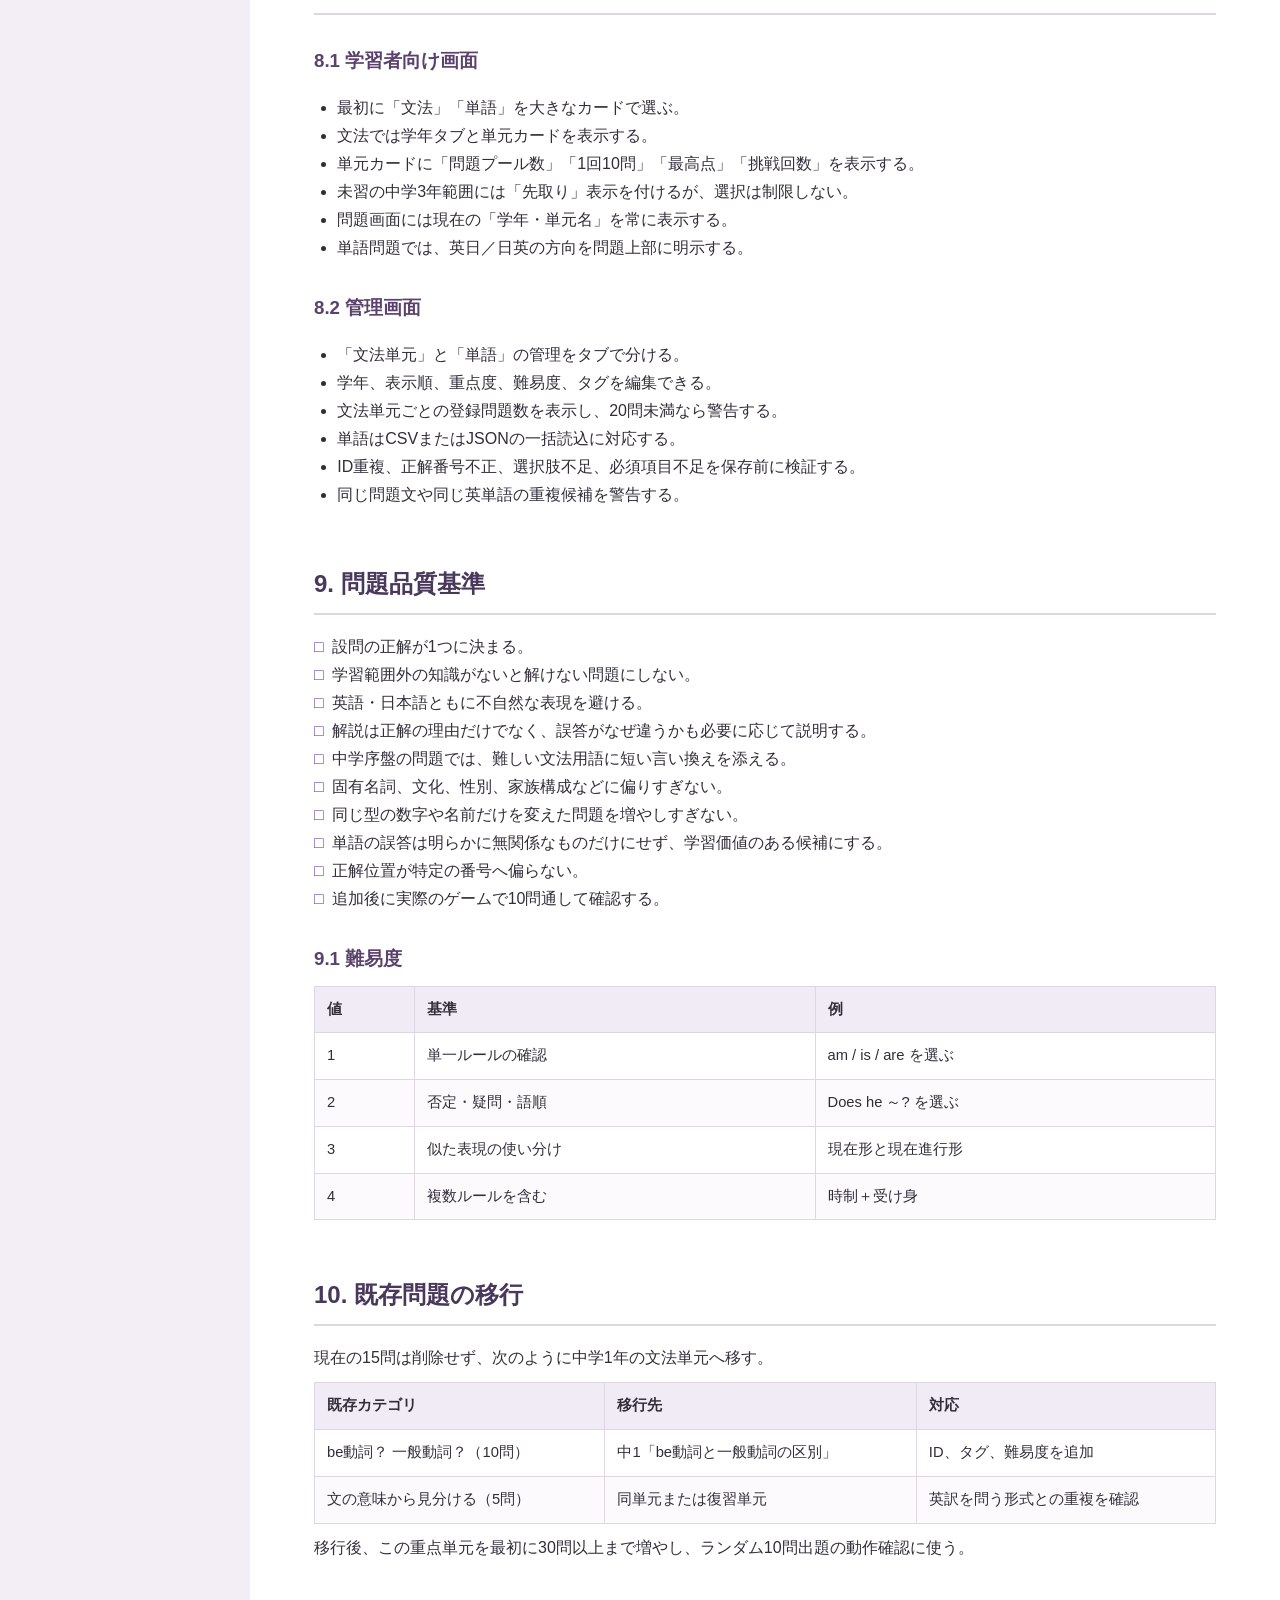
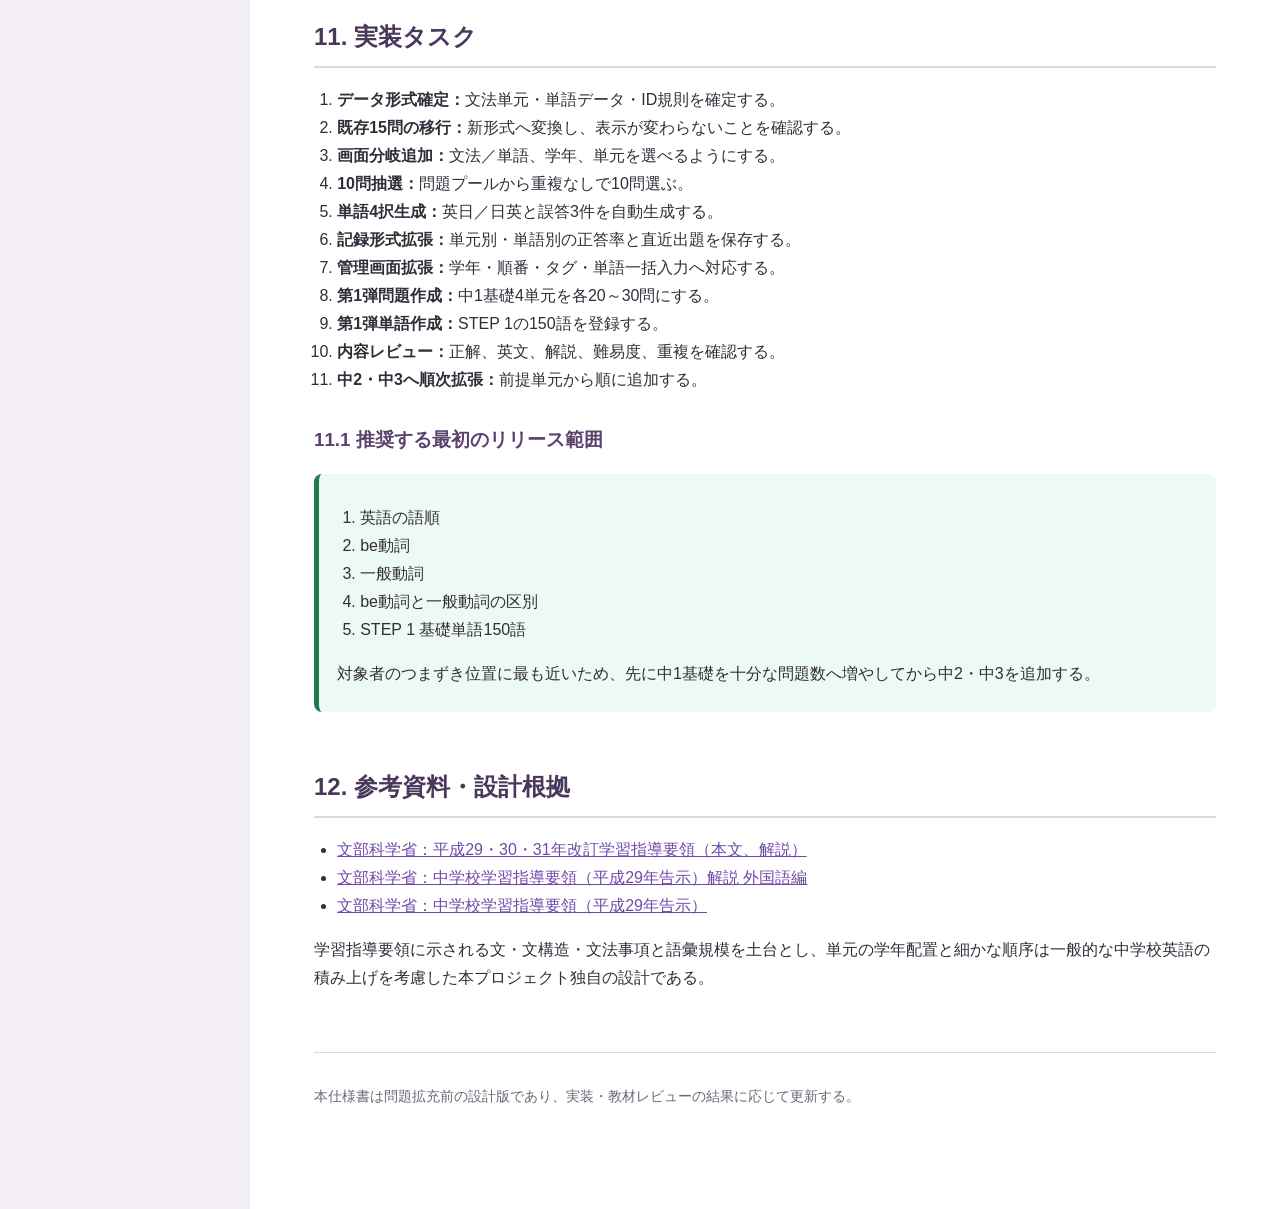
<file: docs/question-expansion-spec.html>
<!DOCTYPE html>
<html lang="ja">
<head>
  <meta charset="UTF-8">
  <meta name="viewport" content="width=device-width, initial-scale=1">
  <title>English Quest 問題拡充仕様書</title>
  <style>
    :root {
      --ink: #332d3a;
      --muted: #6f6577;
      --line: #ded6e3;
      --paper: #fff;
      --soft: #f7f3fa;
      --primary: #7049a9;
      --accent: #d94f8c;
      --good: #267851;
      --warn: #9a6200;
    }
    * { box-sizing: border-box; }
    html { scroll-behavior: smooth; }
    body {
      margin: 0;
      background: #f3eef6;
      color: var(--ink);
      font-family: -apple-system, BlinkMacSystemFont, "Segoe UI", "Yu Gothic", sans-serif;
      line-height: 1.75;
    }
    a { color: var(--primary); }
    code { padding: .1em .35em; border-radius: 5px; background: #eee8f2; }
    .layout { display: grid; grid-template-columns: 250px minmax(0, 1fr); width: min(1280px, 100%); margin: 0 auto; }
    nav {
      position: sticky;
      top: 0;
      align-self: start;
      height: 100vh;
      overflow: auto;
      padding: 28px 22px;
      border-right: 1px solid var(--line);
      background: #fcfafd;
    }
    nav strong { display: block; margin-bottom: 14px; color: var(--primary); font-size: 1.1rem; }
    nav a { display: block; padding: 6px 0; color: #594f61; text-decoration: none; font-size: .9rem; }
    nav a:hover { color: var(--accent); }
    main { min-width: 0; padding: 48px clamp(24px, 5vw, 72px) 90px; background: var(--paper); }
    header { padding-bottom: 28px; border-bottom: 2px solid var(--line); }
    header .label { margin: 0; color: var(--accent); font-weight: 800; letter-spacing: .12em; }
    h1 { margin: 4px 0 12px; font-size: clamp(2rem, 5vw, 3.1rem); line-height: 1.25; }
    h2 { margin: 54px 0 18px; padding-bottom: 8px; border-bottom: 2px solid var(--line); color: #49385b; }
    h3 { margin: 30px 0 10px; color: #5b426d; }
    h4 { margin-bottom: 6px; }
    p { margin: 10px 0; }
    ul, ol { padding-left: 1.45rem; }
    .meta { display: flex; flex-wrap: wrap; gap: 8px 22px; color: var(--muted); font-size: .9rem; }
    .notice {
      margin: 18px 0;
      padding: 14px 18px;
      border-left: 5px solid var(--primary);
      border-radius: 8px;
      background: #f6f0fb;
    }
    .warning { border-left-color: var(--warn); background: #fff8e9; }
    .good { border-left-color: var(--good); background: #edf9f3; }
    .cards { display: grid; grid-template-columns: repeat(auto-fit, minmax(210px, 1fr)); gap: 14px; }
    .card { padding: 16px; border: 1px solid var(--line); border-radius: 12px; background: var(--soft); }
    .card h3, .card h4 { margin-top: 0; }
    .table-wrap { overflow-x: auto; margin: 16px 0 26px; }
    table { width: 100%; border-collapse: collapse; font-size: .92rem; }
    th, td { padding: 10px 12px; border: 1px solid var(--line); vertical-align: top; text-align: left; }
    th { background: #f1ebf5; white-space: nowrap; }
    tbody tr:nth-child(even) { background: #fcfafd; }
    .priority { color: #ad376c; font-weight: 800; }
    .tag { display: inline-block; margin: 2px; padding: 2px 7px; border-radius: 999px; background: #eee5f5; color: #604674; font-size: .76rem; white-space: nowrap; }
    pre { overflow: auto; padding: 18px; border-radius: 10px; background: #28232d; color: #f8f4fa; font-size: .85rem; line-height: 1.55; }
    .checklist { list-style: none; padding-left: 0; }
    .checklist li::before { content: "□"; margin-right: 8px; color: var(--primary); font-weight: 800; }
    footer { margin-top: 60px; padding-top: 22px; border-top: 1px solid var(--line); color: var(--muted); font-size: .85rem; }
    @media (max-width: 800px) {
      .layout { display: block; }
      nav { position: static; width: auto; height: auto; padding: 18px 20px; border-right: 0; border-bottom: 1px solid var(--line); }
      nav strong { margin-bottom: 6px; }
      nav a { display: inline-block; margin-right: 12px; }
      main { padding: 30px 18px 70px; }
      th, td { min-width: 130px; }
    }
    @media print {
      body { background: #fff; }
      .layout { display: block; width: auto; }
      nav { display: none; }
      main { padding: 0; }
      h2 { break-after: avoid; }
      table, .card, pre { break-inside: avoid; }
    }
  </style>
</head>
<body>
  <div class="layout">
    <nav aria-label="目次">
      <strong>問題拡充仕様書</strong>
      <a href="#purpose">1. 目的・対象者</a>
      <a href="#principles">2. 基本方針</a>
      <a href="#structure">3. 全体構成</a>
      <a href="#grammar">4. 文法問題</a>
      <a href="#vocabulary">5. 単語問題</a>
      <a href="#selection">6. 出題ロジック</a>
      <a href="#data">7. データ仕様</a>
      <a href="#ui">8. 画面仕様</a>
      <a href="#quality">9. 品質基準</a>
      <a href="#migration">10. 既存問題の移行</a>
      <a href="#tasks">11. 実装タスク</a>
      <a href="#sources">12. 参考資料</a>
    </nav>

    <main>
      <header>
        <p class="label">ENGLISH QUEST</p>
        <h1>中学英語 問題拡充仕様書</h1>
        <div class="meta">
          <span>版：1.0</span>
          <span>作成日：2026年7月30日</span>
          <span>対象：中学1～3年の文法・語彙</span>
        </div>
      </header>

      <section id="purpose">
        <h2>1. 目的・対象者</h2>
        <h3>1.1 目的</h3>
        <p>中学英語の序盤でつまずいた学習者が、中学1年の基礎から中学3年の範囲まで順番に学び直せる問題体系を作る。単なる正誤判定ではなく、短いヒントと理解しやすい解説により「なぜその答えになるか」を身に付けることを目的とする。</p>

        <h3>1.2 主な使用対象者</h3>
        <ul>
          <li>現在、中学2年生。</li>
          <li>中学英語の序盤から文法理解につまずきがある。</li>
          <li>基本単語の定着も十分ではない。</li>
          <li>既習範囲の復習に加え、未習の中学3年範囲まで先取りする。</li>
        </ul>

        <div class="notice">
          <strong>設計上の最優先事項：</strong>
          基礎事項を飛ばさず、1問1テーマで出題する。説明には難しい文法用語だけを使わず、日本語での意味と語順を併記する。
        </div>
      </section>

      <section id="principles">
        <h2>2. 基本方針</h2>
        <div class="cards">
          <article class="card">
            <h3>基礎から順番に</h3>
            <p>be動詞・一般動詞・語順など、中学1年序盤の内容から積み上げる。</p>
          </article>
          <article class="card">
            <h3>学年ごとに整理</h3>
            <p>「中1」「中2」「中3」に分け、現在地と先取り範囲を分かりやすくする。</p>
          </article>
          <article class="card">
            <h3>苦手箇所を重点化</h3>
            <p>三単現、疑問文、時制、不定詞、比較、受け身などは問題プールを厚くする。</p>
          </article>
          <article class="card">
            <h3>毎回10問</h3>
            <p>各単元の問題プールから10問をランダムに選び、繰り返し時の丸暗記を防ぐ。</p>
          </article>
          <article class="card">
            <h3>語彙も段階制</h3>
            <p>基本語から学校生活、日常、抽象語へ進み、英日・日英を混ぜる。</p>
          </article>
          <article class="card">
            <h3>誤答から学べる</h3>
            <p>誤答選択肢は無関係な語ではなく、よくある間違いを意図的に使う。</p>
          </article>
        </div>

        <div class="notice warning">
          学年別の登場順は教科書によって異なる。本仕様の学年区分は一般的な学習順と前提関係を基準とし、学校の教科書に合わせて単元順を並べ替えられる構造にする。
        </div>
      </section>

      <section id="structure">
        <h2>3. 全体構成</h2>
        <p>トップ画面で、まず「文法クエスト」と「単語クエスト」を選ぶ。その後、学年と単元を選択する。</p>
        <pre>トップ
├─ 文法クエスト
│  ├─ 中学1年
│  │  ├─ be動詞
│  │  ├─ 一般動詞
│  │  └─ ...
│  ├─ 中学2年
│  └─ 中学3年
└─ 単語クエスト
   ├─ STEP 1 基礎語
   ├─ STEP 2 学校・日常
   ├─ STEP 3 中学1年
   ├─ STEP 4 中学2年
   └─ STEP 5 中学3年</pre>

        <h3>3.1 問題プールの目安</h3>
        <table>
          <thead><tr><th>種類</th><th>1単元の最低登録数</th><th>1回の出題数</th><th>重点単元</th></tr></thead>
          <tbody>
            <tr><td>文法</td><td>20問</td><td>10問</td><td>30～40問</td></tr>
            <tr><td>単語</td><td>1ステップ50語以上</td><td>10問</td><td>苦手語を優先再出題</td></tr>
          </tbody>
        </table>
      </section>

      <section id="grammar">
        <h2>4. 文法問題仕様</h2>
        <h3>4.1 共通形式</h3>
        <ul>
          <li>1回につき10問。</li>
          <li>対象単元の問題プールから重複なしでランダム抽選する。</li>
          <li>基本は2～4択。語順整序や穴埋めも将来追加できるデータ構造にする。</li>
          <li>各問に「ヒント」「答え」「詳しい解説」「覚え方のポイント」を持たせる。</li>
          <li>日本語から英文を考える問題、英文の意味を判断する問題、正しい語順を選ぶ問題を混ぜる。</li>
          <li>重点単元では、肯定文・否定文・疑問文・短答・語順を分けて十分な問題数を用意する。</li>
        </ul>

        <h3>4.2 中学1年</h3>
        <div class="table-wrap">
          <table>
            <thead><tr><th>順</th><th>単元</th><th>主な内容</th><th>重点</th></tr></thead>
            <tbody>
              <tr><td>1</td><td>英語の語順と品詞の入口</td><td>主語＋動詞、日本語との語順差、名詞・動詞・形容詞</td><td class="priority">最重要</td></tr>
              <tr><td>2</td><td>be動詞</td><td>am / is / are、肯定・否定・疑問・短答、状態・身分・場所</td><td class="priority">最重要</td></tr>
              <tr><td>3</td><td>一般動詞</td><td>肯定・否定・疑問、do / don't、動作と習慣</td><td class="priority">最重要</td></tr>
              <tr><td>4</td><td>be動詞と一般動詞の区別</td><td>混在させない、疑問文・否定文の作り分け</td><td class="priority">最重要</td></tr>
              <tr><td>5</td><td>人称代名詞</td><td>I / you / he / she / it / we / they、主格・所有格・目的格</td><td class="priority">重点</td></tr>
              <tr><td>6</td><td>名詞・冠詞・複数形</td><td>a / an / the、複数形、数えられる・数えられない名詞の入口</td><td>標準</td></tr>
              <tr><td>7</td><td>三単現</td><td>-s / -es、does / doesn't、have→has</td><td class="priority">最重要</td></tr>
              <tr><td>8</td><td>疑問詞</td><td>what / who / where / when / why / how、疑問文の語順</td><td class="priority">重点</td></tr>
              <tr><td>9</td><td>命令文・Let's</td><td>肯定・否定命令、Let's ～</td><td>標準</td></tr>
              <tr><td>10</td><td>can</td><td>能力・許可、肯定・否定・疑問</td><td>標準</td></tr>
              <tr><td>11</td><td>現在進行形</td><td>be動詞＋-ing、一般動詞現在形との違い</td><td class="priority">重点</td></tr>
              <tr><td>12</td><td>一般動詞の過去形</td><td>規則・不規則、did / didn't</td><td class="priority">重点</td></tr>
              <tr><td>13</td><td>be動詞の過去形</td><td>was / were、一般動詞過去との区別</td><td class="priority">重点</td></tr>
              <tr><td>14</td><td>There is / are</td><td>存在、単数・複数、場所表現</td><td>標準</td></tr>
            </tbody>
          </table>
        </div>

        <h3>4.3 中学2年</h3>
        <div class="table-wrap">
          <table>
            <thead><tr><th>順</th><th>単元</th><th>主な内容</th><th>重点</th></tr></thead>
            <tbody>
              <tr><td>1</td><td>中1時制の総復習</td><td>現在・過去・進行形、疑問・否定</td><td class="priority">最重要</td></tr>
              <tr><td>2</td><td>未来表現</td><td>will、be going to、使い分け</td><td class="priority">重点</td></tr>
              <tr><td>3</td><td>助動詞</td><td>must / have to / should / may、意味と否定</td><td class="priority">重点</td></tr>
              <tr><td>4</td><td>不定詞・名詞的用法</td><td>want to、like to、to＋動詞原形</td><td class="priority">最重要</td></tr>
              <tr><td>5</td><td>不定詞・副詞的用法</td><td>目的「～するために」</td><td class="priority">重点</td></tr>
              <tr><td>6</td><td>不定詞・形容詞的用法</td><td>something to drink など</td><td class="priority">重点</td></tr>
              <tr><td>7</td><td>動名詞</td><td>動詞＋-ing、目的語、to不定詞との使い分け</td><td class="priority">最重要</td></tr>
              <tr><td>8</td><td>接続詞</td><td>when / if / because / that、主節と従属節</td><td class="priority">重点</td></tr>
              <tr><td>9</td><td>比較</td><td>比較級・最上級・as ～ as、不規則変化</td><td class="priority">最重要</td></tr>
              <tr><td>10</td><td>文型</td><td>SVC / SVO / SVOO / SVOCの基本、give / call / make</td><td class="priority">重点</td></tr>
              <tr><td>11</td><td>受け身</td><td>be動詞＋過去分詞、by、時制</td><td class="priority">最重要</td></tr>
              <tr><td>12</td><td>現在完了への準備</td><td>過去分詞、不規則動詞の整理</td><td>準備</td></tr>
            </tbody>
          </table>
        </div>

        <h3>4.4 中学3年</h3>
        <div class="table-wrap">
          <table>
            <thead><tr><th>順</th><th>単元</th><th>主な内容</th><th>重点</th></tr></thead>
            <tbody>
              <tr><td>1</td><td>現在完了・継続</td><td>have＋過去分詞、for / since、How long</td><td class="priority">最重要</td></tr>
              <tr><td>2</td><td>現在完了・経験</td><td>ever / never / before、回数</td><td class="priority">最重要</td></tr>
              <tr><td>3</td><td>現在完了・完了／結果</td><td>just / already / yet</td><td class="priority">最重要</td></tr>
              <tr><td>4</td><td>現在完了進行形</td><td>have been＋-ing、継続との違い</td><td class="priority">重点</td></tr>
              <tr><td>5</td><td>不定詞の発展</td><td>疑問詞＋to、ask / tell / want＋人＋to</td><td class="priority">重点</td></tr>
              <tr><td>6</td><td>分詞</td><td>現在分詞・過去分詞の後置修飾</td><td class="priority">重点</td></tr>
              <tr><td>7</td><td>関係代名詞・主格</td><td>who / which / that、先行詞</td><td class="priority">最重要</td></tr>
              <tr><td>8</td><td>関係代名詞・目的格</td><td>which / that、省略</td><td class="priority">最重要</td></tr>
              <tr><td>9</td><td>間接疑問文</td><td>疑問詞＋主語＋動詞、語順</td><td class="priority">重点</td></tr>
              <tr><td>10</td><td>仮定法の基礎</td><td>If I were ～ / I wish ～</td><td class="priority">重点</td></tr>
              <tr><td>11</td><td>中学文法総合</td><td>時制・助動詞・不定詞・比較・受け身・完了・関係代名詞</td><td class="priority">最重要</td></tr>
            </tbody>
          </table>
        </div>

        <div class="notice">
          <strong>重点単元の内訳：</strong>
          各30～40問を目安にし、肯定文だけでなく「否定」「疑問」「語順」「似た表現との区別」をそれぞれ最低5問以上含める。
        </div>
      </section>

      <section id="vocabulary">
        <h2>5. 単語問題仕様</h2>
        <h3>5.1 出題形式</h3>
        <ul>
          <li>すべて4択式。</li>
          <li>1回につき10問。</li>
          <li>「英語 → 日本語」と「日本語 → 英語」を原則5問ずつ選び、最終的な順番はランダムにする。</li>
          <li>同じ単語を同一回で重複出題しない。</li>
          <li>誤答候補は同じ品詞・近い意味・似た綴りから選ぶ。</li>
          <li>日本語訳が複数ある語は、中学生向けの代表的な意味を正解とし、補足を解説に表示する。</li>
          <li>単語単体だけでなく、短い例文を任意で表示できるようにする。</li>
        </ul>

        <h3>5.2 学習ステップ</h3>
        <div class="table-wrap">
          <table>
            <thead><tr><th>段階</th><th>主な語彙群</th><th>例</th><th>目標登録数</th></tr></thead>
            <tbody>
              <tr><td>STEP 1</td><td>最重要基礎語</td><td>be, have, do, go, come, like, want, good, big, today</td><td>150語</td></tr>
              <tr><td>STEP 2</td><td>身の回り・学校生活</td><td>教科、曜日、時刻、家族、食べ物、場所、持ち物</td><td>250語</td></tr>
              <tr><td>STEP 3</td><td>中学1年中心</td><td>基本動詞、形容詞、副詞、前置詞、疑問詞</td><td>350語</td></tr>
              <tr><td>STEP 4</td><td>中学2年中心</td><td>活動、感情、社会、自然、比較や説明に使う語</td><td>450語</td></tr>
              <tr><td>STEP 5</td><td>中学3年中心</td><td>抽象語、環境、文化、国際理解、意見表明に使う語</td><td>450語以上</td></tr>
            </tbody>
          </table>
        </div>

        <p>中学校では、小学校で学習した語に加えて<strong>1,600～1,800語程度の新語</strong>を扱うことが示されている。本アプリでは最初から全語を一括投入せず、使用頻度と学習順を優先して段階的に整備する。</p>

        <h3>5.3 語彙データに持たせる情報</h3>
        <p>
          <span class="tag">英単語</span>
          <span class="tag">日本語</span>
          <span class="tag">品詞</span>
          <span class="tag">学年</span>
          <span class="tag">ステップ</span>
          <span class="tag">例文</span>
          <span class="tag">例文訳</span>
          <span class="tag">よく似た語</span>
          <span class="tag">不規則変化</span>
        </p>
      </section>

      <section id="selection">
        <h2>6. 出題ロジック</h2>
        <h3>6.1 文法</h3>
        <ol>
          <li>選択された単元の有効な問題を取得する。</li>
          <li>直近の出題履歴を除外候補にする。</li>
          <li>未出題・過去に不正解・正答率が低い問題へ重みを付ける。</li>
          <li>同じ設問パターンが連続しすぎないよう調整する。</li>
          <li>重複なしで10問を選び、順番をシャッフルする。</li>
        </ol>

        <h3>6.2 単語</h3>
        <ol>
          <li>選択ステップの語彙から10語を選ぶ。</li>
          <li>英日5問、日英5問を基本とする。奇数比率に変更してもよい。</li>
          <li>正解語と同じ品詞を優先して誤答候補を3つ選ぶ。</li>
          <li>同じ選択肢が偏って出ないよう、正解位置を0～3へ分散する。</li>
          <li>最後に10問全体の順番をシャッフルする。</li>
        </ol>

        <h3>6.3 問題不足時</h3>
        <ul>
          <li>文法単元が10問未満の場合は、登録済み全問を出題する。</li>
          <li>単語の誤答候補が不足する場合は、同学年→同ステップ→全語彙の順で候補を広げる。</li>
          <li>正解と同じ表記・同義として許容すべき語は誤答へ入れない。</li>
        </ul>
      </section>

      <section id="data">
        <h2>7. データ仕様案</h2>
        <p>文法と単語を明確に分け、将来の問題形式追加に耐えられるよう、現在の <code>categories</code> だけの構造から次の形式へ拡張する。</p>

        <h3>7.1 文法単元</h3>
        <pre>{
  "grammarUnits": [
    {
      "id": "g1-be-verbs",
      "grade": 1,
      "order": 2,
      "name": "be動詞",
      "description": "am / is / are の使い方",
      "priority": "high",
      "drawCount": 10,
      "questions": [
        {
          "id": "g1-be-001",
          "type": "choice",
          "question": "私は中学生です。",
          "hint": "立場を説明する文です。",
          "choices": ["I am a student.", "I do a student."],
          "correctIndex": 0,
          "answer": "I am a student.",
          "explanation": "立場の説明にはbe動詞を使います。",
          "point": "「AはBです」はbe動詞。",
          "tags": ["肯定文", "am", "基礎"],
          "difficulty": 1
        }
      ]
    }
  ]
}</pre>

        <h3>7.2 単語</h3>
        <pre>{
  "vocabulary": [
    {
      "id": "v-go",
      "word": "go",
      "meanings": ["行く"],
      "partOfSpeech": "verb",
      "grade": 1,
      "step": 1,
      "order": 10,
      "example": "I go to school.",
      "exampleJa": "私は学校へ行きます。",
      "forms": {
        "past": "went",
        "pastParticiple": "gone"
      },
      "distractorTags": ["basic-verb", "movement"]
    }
  ]
}</pre>

        <h3>7.3 必須項目</h3>
        <table>
          <thead><tr><th>対象</th><th>必須</th><th>任意</th></tr></thead>
          <tbody>
            <tr><td>文法単元</td><td>id, grade, order, name, drawCount, questions</td><td>description, priority</td></tr>
            <tr><td>文法問題</td><td>id, type, question, choices, correctIndex, answer, explanation</td><td>hint, point, tags, difficulty</td></tr>
            <tr><td>単語</td><td>id, word, meanings, partOfSpeech, grade, step</td><td>order, example, exampleJa, forms, distractorTags</td></tr>
          </tbody>
        </table>
      </section>

      <section id="ui">
        <h2>8. 画面仕様</h2>
        <h3>8.1 学習者向け画面</h3>
        <ul>
          <li>最初に「文法」「単語」を大きなカードで選ぶ。</li>
          <li>文法では学年タブと単元カードを表示する。</li>
          <li>単元カードに「問題プール数」「1回10問」「最高点」「挑戦回数」を表示する。</li>
          <li>未習の中学3年範囲には「先取り」表示を付けるが、選択は制限しない。</li>
          <li>問題画面には現在の「学年・単元名」を常に表示する。</li>
          <li>単語問題では、英日／日英の方向を問題上部に明示する。</li>
        </ul>

        <h3>8.2 管理画面</h3>
        <ul>
          <li>「文法単元」と「単語」の管理をタブで分ける。</li>
          <li>学年、表示順、重点度、難易度、タグを編集できる。</li>
          <li>文法単元ごとの登録問題数を表示し、20問未満なら警告する。</li>
          <li>単語はCSVまたはJSONの一括読込に対応する。</li>
          <li>ID重複、正解番号不正、選択肢不足、必須項目不足を保存前に検証する。</li>
          <li>同じ問題文や同じ英単語の重複候補を警告する。</li>
        </ul>
      </section>

      <section id="quality">
        <h2>9. 問題品質基準</h2>
        <ul class="checklist">
          <li>設問の正解が1つに決まる。</li>
          <li>学習範囲外の知識がないと解けない問題にしない。</li>
          <li>英語・日本語ともに不自然な表現を避ける。</li>
          <li>解説は正解の理由だけでなく、誤答がなぜ違うかも必要に応じて説明する。</li>
          <li>中学序盤の問題では、難しい文法用語に短い言い換えを添える。</li>
          <li>固有名詞、文化、性別、家族構成などに偏りすぎない。</li>
          <li>同じ型の数字や名前だけを変えた問題を増やしすぎない。</li>
          <li>単語の誤答は明らかに無関係なものだけにせず、学習価値のある候補にする。</li>
          <li>正解位置が特定の番号へ偏らない。</li>
          <li>追加後に実際のゲームで10問通して確認する。</li>
        </ul>

        <h3>9.1 難易度</h3>
        <table>
          <thead><tr><th>値</th><th>基準</th><th>例</th></tr></thead>
          <tbody>
            <tr><td>1</td><td>単一ルールの確認</td><td>am / is / are を選ぶ</td></tr>
            <tr><td>2</td><td>否定・疑問・語順</td><td>Does he ～? を選ぶ</td></tr>
            <tr><td>3</td><td>似た表現の使い分け</td><td>現在形と現在進行形</td></tr>
            <tr><td>4</td><td>複数ルールを含む</td><td>時制＋受け身</td></tr>
          </tbody>
        </table>
      </section>

      <section id="migration">
        <h2>10. 既存問題の移行</h2>
        <p>現在の15問は削除せず、次のように中学1年の文法単元へ移す。</p>
        <table>
          <thead><tr><th>既存カテゴリ</th><th>移行先</th><th>対応</th></tr></thead>
          <tbody>
            <tr><td>be動詞？ 一般動詞？（10問）</td><td>中1「be動詞と一般動詞の区別」</td><td>ID、タグ、難易度を追加</td></tr>
            <tr><td>文の意味から見分ける（5問）</td><td>同単元または復習単元</td><td>英訳を問う形式との重複を確認</td></tr>
          </tbody>
        </table>
        <p>移行後、この重点単元を最初に30問以上まで増やし、ランダム10問出題の動作確認に使う。</p>
      </section>

      <section id="tasks">
        <h2>11. 実装タスク</h2>
        <ol>
          <li><strong>データ形式確定：</strong>文法単元・単語データ・ID規則を確定する。</li>
          <li><strong>既存15問の移行：</strong>新形式へ変換し、表示が変わらないことを確認する。</li>
          <li><strong>画面分岐追加：</strong>文法／単語、学年、単元を選べるようにする。</li>
          <li><strong>10問抽選：</strong>問題プールから重複なしで10問選ぶ。</li>
          <li><strong>単語4択生成：</strong>英日／日英と誤答3件を自動生成する。</li>
          <li><strong>記録形式拡張：</strong>単元別・単語別の正答率と直近出題を保存する。</li>
          <li><strong>管理画面拡張：</strong>学年・順番・タグ・単語一括入力へ対応する。</li>
          <li><strong>第1弾問題作成：</strong>中1基礎4単元を各20～30問にする。</li>
          <li><strong>第1弾単語作成：</strong>STEP 1の150語を登録する。</li>
          <li><strong>内容レビュー：</strong>正解、英文、解説、難易度、重複を確認する。</li>
          <li><strong>中2・中3へ順次拡張：</strong>前提単元から順に追加する。</li>
        </ol>

        <h3>11.1 推奨する最初のリリース範囲</h3>
        <div class="notice good">
          <ol>
            <li>英語の語順</li>
            <li>be動詞</li>
            <li>一般動詞</li>
            <li>be動詞と一般動詞の区別</li>
            <li>STEP 1 基礎単語150語</li>
          </ol>
          <p>対象者のつまずき位置に最も近いため、先に中1基礎を十分な問題数へ増やしてから中2・中3を追加する。</p>
        </div>
      </section>

      <section id="sources">
        <h2>12. 参考資料・設計根拠</h2>
        <ul>
          <li><a href="https://www.mext.go.jp/a_menu/shotou/new-cs/1384661.htm" target="_blank" rel="noopener">文部科学省：平成29・30・31年改訂学習指導要領（本文、解説）</a></li>
          <li><a href="https://www.mext.go.jp/content/20210531-mxt_kyoiku01-100002608_010.pdf" target="_blank" rel="noopener">文部科学省：中学校学習指導要領（平成29年告示）解説 外国語編</a></li>
          <li><a href="https://www.mext.go.jp/content/1413522_002.pdf" target="_blank" rel="noopener">文部科学省：中学校学習指導要領（平成29年告示）</a></li>
        </ul>
        <p>学習指導要領に示される文・文構造・文法事項と語彙規模を土台とし、単元の学年配置と細かな順序は一般的な中学校英語の積み上げを考慮した本プロジェクト独自の設計である。</p>
      </section>

      <footer>
        <p>本仕様書は問題拡充前の設計版であり、実装・教材レビューの結果に応じて更新する。</p>
      </footer>
    </main>
  </div>
</body>
</html>
</file>
<file: css/style.css>
/* ============================================================
   共通設定・デザイントークン
   色や影をCSS変数にまとめ、全体の雰囲気を一か所で変更できるようにする。
   ============================================================ */
* { box-sizing: border-box; }

:root {
  font-family: "Zen Maru Gothic", sans-serif;
  line-height: 1.65;
  color: #4f3b5c;
  background: #fcedf6;
  font-synthesis: none;
  --pink: #ef72ad;
  --pink-dark: #ce4f93;
  --purple: #9874dc;
  --purple-dark: #7650bd;
  --cream: #fffafd;
  --line: #ead4ef;
  --shadow: 0 12px 28px rgba(134, 79, 144, 0.16);
}

/* ページ全体の淡い空背景。dvhはスマートフォンのアドレスバーも考慮する。 */
body {
  margin: 0;
  min-width: 320px;
  min-height: 100vh;
  min-height: 100dvh;
  background:
    radial-gradient(circle at 8% 8%, rgba(255,255,255,.9) 0 4%, transparent 4.2%),
    radial-gradient(circle at 92% 18%, rgba(255,255,255,.72) 0 5%, transparent 5.2%),
    linear-gradient(155deg, #fff4f9 0%, #f9ddf0 48%, #eee5ff 100%);
  overflow-x: hidden;
}

/* フォーム部品にも本文と同じフォントを継承させる。 */
button { font: inherit; -webkit-tap-highlight-color: transparent; }
/* キーボード操作時だけ、現在位置が分かるフォーカス枠を表示する。 */
button:focus-visible { outline: 4px solid rgba(118, 80, 189, .25); outline-offset: 3px; }

/* ページ背景に固定する星・ハート装飾。操作やレイアウトには影響しない。 */
.sky-decor span { position: fixed; z-index: -1; color: rgba(212, 105, 171, .28); font-size: 2rem; }
.sky-decor span:nth-child(1) { top: 10%; left: 5%; }
.sky-decor span:nth-child(2) { top: 35%; right: 5%; }
.sky-decor span:nth-child(3) { top: 72%; left: 4%; }
.sky-decor span:nth-child(4) { top: 82%; right: 8%; }

/* ============================================================
   アプリ共通レイアウト・ヘッダー
   820pxを上限に中央寄せし、safe-areaでiPhoneのノッチも避ける。
   ============================================================ */
.app { width: min(calc(100% - 28px), 820px); margin: 0 auto; padding: max(24px, env(safe-area-inset-top)) 0 max(50px, env(safe-area-inset-bottom)); }
.app-header { position: relative; display: flex; align-items: center; justify-content: center; gap: 16px; margin-bottom: 12px; text-align: left; }
.brand-logo { width: min(100%, 430px); max-height: 140px; object-fit: contain; filter: drop-shadow(0 5px 8px rgba(201,74,140,.18)); }
.app-footer { display: flex; justify-content: center; margin-top: 30px; padding-top: 18px; border-top: 1px solid rgba(118, 80, 189, .14); }
.settings-link { display: inline-flex; align-items: center; justify-content: center; gap: 7px; min-width: 112px; min-height: 44px; padding: 8px 18px; border: 2px solid #fff; border-radius: 15px; background: rgba(255,255,255,.82); box-shadow: var(--shadow); color: #7049a9; text-decoration: none; font-size: .95rem; font-weight: 900; transition: transform .2s ease, box-shadow .2s ease; }
.settings-link:hover, .settings-link:focus-visible { transform: translateY(-2px); box-shadow: 0 15px 30px rgba(134, 79, 144, .22); }
.brand-mark { display: grid; place-items: center; width: 68px; height: 68px; flex: 0 0 auto; border: 3px solid #fff; border-radius: 22px; background: linear-gradient(145deg, #ff9ac6, #a986e9); box-shadow: var(--shadow); font-size: 2rem; transform: rotate(-4deg); }
.brand-copy h1 { margin: 0; color: #7049a9; font-size: clamp(2rem, 8vw, 3.25rem); line-height: 1; letter-spacing: -.04em; text-shadow: 0 3px #fff; }
.brand-copy h1 span { color: var(--pink-dark); }
.eyebrow, .box-kicker, .mission-label, .section-heading p { margin: 0; color: var(--pink-dark); font-size: .78rem; font-weight: 900; letter-spacing: .12em; }
.lead { margin: 8px 0 0; color: #806d88; font-size: .95rem; font-weight: 700; }

/* レベル、可変幅のEXPバー、2つのバッジを横並びにする。 */
.player-status { display: grid; grid-template-columns: auto minmax(0, 1fr) 94px 94px auto; align-items: center; gap: 10px; margin-bottom: 26px; padding: 12px 14px; border: 2px solid rgba(255,255,255,.9); border-radius: 22px; background: rgba(255,255,255,.75); box-shadow: var(--shadow); backdrop-filter: blur(8px); }
.level-badge { display: grid; place-items: center; width: 62px; height: 62px; border-radius: 18px; color: #fff; background: linear-gradient(145deg, var(--purple), var(--pink)); box-shadow: 0 7px 14px rgba(139, 92, 190, .25); }
.level-badge span { font-size: .59rem; font-weight: 900; letter-spacing: .1em; }
.level-badge strong { font-size: 1.65rem; line-height: 1; }
.exp-panel { min-width: 0; }
.status-row { display: flex; justify-content: space-between; gap: 8px; margin-bottom: 5px; color: #715581; font-size: .78rem; font-weight: 900; }
.exp-track { height: 14px; overflow: hidden; border: 3px solid #eadcf0; border-radius: 99px; background: #fff; }
.exp-bar { width: 0; height: 100%; border-radius: inherit; background: linear-gradient(90deg, #ff8fc4, #9d7ee5); transition: width .45s ease; }
.streak-badge { display: flex; align-items: center; gap: 5px; padding: 8px 12px; border-radius: 16px; color: #a74d77; background: #fff0f7; font-size: .82rem; font-weight: 900; white-space: nowrap; }
.streak-badge img { width: 24px; height: 24px; object-fit: contain; }
.correct-badge { display: flex; align-items: center; gap: 4px; padding: 8px 10px; border-radius: 16px; color: #8a5f38; background: #fff8dc; font-size: .78rem; font-weight: 900; white-space: nowrap; }
.correct-badge img { width: 24px; height: 24px; object-fit: contain; }
.record-link { display: inline-flex; align-items: center; justify-content: center; align-self: center; gap: 4px; width: max-content; height: 40px; padding: 8px 10px; border: 2px solid #fff; border-radius: 16px; background: #f5efff; color: #7650bd; font-size: .78rem; font-weight: 900; line-height: 1; text-decoration: none; white-space: nowrap; }
.record-link:hover, .record-link:focus-visible { transform: translateY(-1px); background: #eee4ff; }

/* ============================================================
   画面切り替え
   JavaScriptが.hiddenを付け外しし、3つの画面を切り替える。
   ============================================================ */
.screen { animation: fade-in .3s ease-out; }
.hidden { display: none !important; }
/* ============================================================
   クエスト選択画面
   ============================================================ */
.adventure-hero {
  /* 城画像は正方形。高さ100%なので、枠高から上下のボーダーを除いた値が表示幅になる。 */
  --hero-art-width: 279px;
  position: relative;
  display: flex;
  align-items: center;
  min-height: 285px;
  overflow: hidden;
  margin-bottom: 25px;
  padding: 32px clamp(22px, 5vw, 42px);
  border: 3px solid #fff;
  border-radius: 30px;
  background:
    /* 城画像の左端を白く覆い、画像の右端へ向かってなだらかに透明にする。 */
    linear-gradient(90deg,
      rgba(255,247,251,.99) 0,
      rgba(255,247,251,.99) calc(100% - var(--hero-art-width)),
      rgba(255,247,251,.98) calc(100% - var(--hero-art-width) + 35px),
      rgba(255,245,250,.88) calc(100% - var(--hero-art-width) + 70px),
      rgba(255,243,249,.56) calc(100% - var(--hero-art-width) + 145px),
      rgba(255,241,248,.20) calc(100% - var(--hero-art-width) + 220px),
      rgba(255,241,248,.03) 100%),
    url("../data/quest-castle.png") right center / auto 100% no-repeat,
    #ffeaf4;
  box-shadow: var(--shadow);
}
.adventure-hero::after {
  content: "";
  position: absolute;
  inset: auto 0 0;
  height: 42px;
  background: linear-gradient(180deg, transparent, rgba(161,204,105,.34));
}
.hero-copy { position: relative; z-index: 2; width: 54%; }
.hero-copy > p:first-child { margin: 0; color: var(--pink-dark); font-size: .74rem; font-weight: 900; letter-spacing: .1em; }
.hero-copy h2 { margin: 5px 0 10px; color: #594064; font-size: clamp(1.65rem, 5vw, 2.4rem); line-height: 1.25; }
.hero-copy h2 span { color: var(--pink-dark); }
.hero-message { margin: 0; color: #775f80; font-size: .9rem; font-weight: 700; }
.hero-characters { position: absolute; z-index: 1; right: -4%; bottom: -8%; width: min(50%, 385px); filter: drop-shadow(0 10px 8px rgba(118,61,116,.16)); }
.section-heading { display: flex; align-items: center; gap: 12px; margin-bottom: 14px; }
.heading-icon { display: grid; place-items: center; width: 48px; height: 48px; border-radius: 16px; background: #fff; box-shadow: 0 5px 15px rgba(123, 76, 135, .12); font-size: 1.45rem; }
.section-heading h2 { margin: 1px 0 0; color: #573c68; font-size: clamp(1.25rem, 5vw, 1.65rem); line-height: 1.3; }
.course-tabs, .grade-tabs { display: flex; gap: 9px; margin-bottom: 13px; }
.course-tab, .grade-tab { min-height: 42px; padding: 8px 16px; border: 2px solid #fff; border-radius: 14px; background: rgba(255,255,255,.74); box-shadow: 0 5px 13px rgba(123,76,135,.09); color: #725780; font-weight: 900; cursor: pointer; }
.course-tab { flex: 1; font-size: 1rem; }
.grade-tab { flex: 1; font-size: .85rem; }
.course-tab.active, .grade-tab.active { border-color: #d6b8e2; background: linear-gradient(135deg, #fff0f7, #eee6ff); color: var(--purple-dark); box-shadow: inset 0 0 0 1px #fff, 0 6px 15px rgba(123,76,135,.13); }
.course-tab:hover, .grade-tab:hover { transform: translateY(-1px); }
/* カードはスマートフォンで1列、640px以上では後述の指定により2列。 */
.category-list { display: grid; gap: 16px; }
.category-card { position: relative; isolation: isolate; width: 100%; min-height: 196px; overflow: hidden; padding: 20px 20px 17px 82px; border: 2px solid #fff; border-radius: 24px; background: rgba(255,255,255,.92); box-shadow: var(--shadow); color: inherit; text-align: left; cursor: pointer; transition: transform .18s ease, box-shadow .18s ease; }
.category-card.vocabulary-card { min-height: 160px; }
.category-card::backdrop { display: none; }
.category-card > * { position: relative; z-index: 2; }
.category-card::before { content: attr(data-icon); position: absolute; left: 18px; top: 20px; display: grid; place-items: center; width: 48px; height: 48px; border-radius: 16px; background: linear-gradient(145deg, #ffe1ef, #e8dcff); font-size: 1.5rem; }
.category-card::after { content: "PLAY  ➜"; position: absolute; right: 17px; bottom: 17px; color: var(--purple-dark); font-size: .76rem; font-weight: 900; letter-spacing: .08em; }
.category-card:hover, .category-card:focus-visible { transform: translateY(-3px); box-shadow: 0 16px 32px rgba(134, 79, 144, .22); }
.quest-number { margin: 0 0 3px; color: var(--pink-dark); font-size: .72rem; font-weight: 900; letter-spacing: .12em; }
.category-card h3 { margin: 0 0 5px; color: #5a3b6c; font-size: 1.12rem; }
.category-card > p:not(.quest-number) { margin: 0; padding-right: 10px; color: #806d88; font-size: .9rem; }
.category-meta { display: flex; flex-wrap: wrap; gap: 9px; margin-top: 13px; padding-right: 72px; font-size: .78rem; font-weight: 700; }
.category-meta span { padding: 4px 9px; border-radius: 99px; background: #f8edf8; }
.empty-category-message { padding: 28px 18px; border: 2px dashed #ddcce4; border-radius: 20px; background: rgba(255,255,255,.65); color: #806d88; text-align: center; font-weight: 700; }

/* 複数画面で使う白いパネルの共通デザイン。 */
.quiz-card, .result-card { margin-top: 20px; border: 2px solid #fff; border-radius: 26px; background: rgba(255,255,255,.92); box-shadow: var(--shadow); }
/* ============================================================
   問題画面
   ============================================================ */
.quiz-topbar { display: flex; justify-content: space-between; align-items: center; gap: 14px; margin-bottom: 14px; }
.text-button { min-height: 44px; padding: 8px 12px; border: 0; border-radius: 14px; background: rgba(255,255,255,.7); color: var(--purple-dark); font-weight: 900; cursor: pointer; }
.question-counter { padding: 8px 14px; border-radius: 99px; color: #fff; background: var(--purple); font-weight: 900; }
/* --stage-backgroundはJavaScriptがカテゴリごとに設定するCSS変数。 */
.quest-stage {
  position: relative;
  overflow: hidden;
  padding: 0 10px 78px;
  border: 3px solid #fff;
  border-radius: 30px;
  background-image:
    /* 背景を判別できる程度に残しつつ、白文字のバナーは読みやすくする。 */
    linear-gradient(180deg, rgba(91,54,111,.12), rgba(65,38,78,.22)),
    var(--stage-background, url("../data/assets/background-castle.png"));
  background-position: center;
  background-size: cover;
  box-shadow: var(--shadow);
}
.quest-stage::before {
  content: "";
  position: absolute;
  z-index: 0;
  inset: 58px 0 0;
  background: linear-gradient(90deg, rgba(255,255,255,.08), transparent 30% 70%, rgba(255,255,255,.08));
  pointer-events: none;
}
.stage-banner { position: relative; z-index: 2; display: flex; align-items: center; justify-content: center; gap: 10px; min-height: 58px; color: #fff; text-shadow: 0 2px 4px rgba(70,35,78,.55); }
.stage-banner .category-label { margin: 0; font-size: .9rem; font-weight: 900; }
/* 半透明の白で文字のコントラストを保ち、背後のステージも少し透かす。 */
.quiz-card { position: relative; z-index: 2; margin: 0; padding: clamp(20px, 5vw, 34px); border: 1px solid rgba(255,255,255,.78); background: rgba(255,255,255,.82); backdrop-filter: blur(2px); }
.battle-characters { position: absolute; z-index: 1; right: -5px; bottom: -125px; width: 175px; filter: drop-shadow(0 7px 6px rgba(92,46,102,.18)); pointer-events: none; }
.mission-label { text-align: center; }
.quiz-card h2 { margin: 7px auto 8px; color: #4d345e; font-size: clamp(1.35rem, 5.5vw, 2rem); line-height: 1.45; text-align: center; }
.question-hint { margin: 0 0 22px; padding: 11px 14px; border-radius: 14px; background: #fff7d9; color: #765e49; font-size: .9rem; }
.question-hint::before { content: "🔍 ヒント："; font-weight: 900; }
.choices { display: grid; gap: 12px; }
.choice-button { position: relative; width: 100%; min-height: 62px; padding: 14px 50px 14px 17px; border: 2px solid #e9dcef; border-radius: 18px; background: #fff; color: #513c5c; text-align: left; font-weight: 700; cursor: pointer; transition: transform .15s ease, border-color .15s ease; }
.choice-button::after { content: "›"; position: absolute; right: 18px; top: 50%; translate: 0 -50%; color: #b396c2; font-size: 1.8rem; }
.choice-button:hover, .choice-button:focus-visible { transform: translateX(3px); border-color: #c49bda; }
.choice-button:disabled { cursor: default; opacity: 1; transform: none; }
.choice-button.correct { border-color: #60c98f; background: #ecfff4; }
.choice-button.correct::after { content: "✓"; color: #37a56b; font-weight: 900; }
.choice-button.incorrect { border-color: #ee91ac; background: #fff2f6; }
.choice-button.incorrect::after { content: "○"; color: #d8688a; }
/* 回答後、画面全体を覆って解説へ注意を向けるモーダル領域。 */
.feedback-overlay { position: fixed; z-index: 20; inset: 0; display: grid; place-items: center; overflow-y: auto; padding: max(24px, env(safe-area-inset-top)) 14px max(24px, env(safe-area-inset-bottom)); background: rgba(74,42,78,.68); backdrop-filter: blur(5px); }
.feedback-dialog { position: relative; width: min(100%, 680px); padding: 62px clamp(18px, 5vw, 34px) 28px; border: 4px solid #fff; border-radius: 30px; background: linear-gradient(180deg, #fffdf8, #fff8ed); box-shadow: 0 24px 70px rgba(48,25,53,.42), inset 0 0 0 3px #f4d5a7; animation: dialog-in .35s cubic-bezier(.18,.9,.35,1.2); }
.feedback-ribbon { position: absolute; top: -25px; left: 50%; min-width: 230px; translate: -50% 0; padding: 13px 35px 17px; color: #fff; background: linear-gradient(180deg,#ff8fc1,#ee5d9a); clip-path: polygon(8% 0,92% 0,100% 25%,91% 38%,93% 100%,50% 85%,7% 100%,9% 38%,0 25%); text-align: center; text-shadow: 0 2px 3px rgba(145,42,92,.25); font-size: 1.65rem; font-weight: 900; }
.incorrect-feedback .feedback-ribbon { background: linear-gradient(180deg,#ae91f2,#775add); }
.feedback-main { display: grid; grid-template-columns: 190px minmax(0,1fr); align-items: center; gap: 22px; }
.feedback-main > img { width: 100%; max-height: 220px; object-fit: contain; filter: drop-shadow(0 8px 7px rgba(113,65,111,.15)); }
.feedback-copy > p { margin: 8px 0; }
.feedback-heading { display: flex; align-items: center; justify-content: space-between; gap: 12px; }
.result-label { margin: 0; color: var(--pink-dark); font-size: 1.5rem; font-weight: 900; }
.result-label.correct-label { color: #3fa56d; }
.exp-gain { margin: 0; padding: 6px 12px; border-radius: 99px; color: #fff; background: linear-gradient(90deg, #f17aad, #9172d6); font-weight: 900; animation: pop .35s ease-out; }
.answer-text { color: #593a69; font-weight: 900; }
.point-box { margin: 16px 0; padding: 14px; border-radius: 16px; background: #f7efff; }
.point-box strong { color: var(--purple-dark); }
.point-box p { margin: 4px 0 0; }
.feedback-point { display: flex; gap: 10px; border: 2px solid #efd5a7; background: #fff8e9; }
.feedback-point img { width: 32px; height: 32px; object-fit: contain; }
.button { min-height: 48px; padding: 10px 16px; border-radius: 15px; font-weight: 900; cursor: pointer; transition: transform .15s ease, filter .15s ease; }
.button:hover { transform: translateY(-1px); filter: brightness(1.03); }
.button-primary { width: 100%; border: 2px solid #fff; background: linear-gradient(90deg, var(--pink), var(--purple)); box-shadow: 0 7px 15px rgba(151, 90, 176, .22); color: #fff; }
.button-secondary { border: 2px solid #d9c1e3; background: #fff; color: var(--purple-dark); }
.button-subtle { border: 1px solid #dec9e4; background: #fff; color: #8a6a94; font-size: .78rem; }
/* ============================================================
   結果画面・一時通知・ローディング
   ============================================================ */
.result-card { padding: clamp(24px, 6vw, 42px); text-align: center; }
.result-crown { font-size: 3rem; animation: float 2s ease-in-out infinite; }
.result-card h2 { margin: 5px 0; color: #5e3c73; }
.result-score { margin: 12px 0; color: var(--pink-dark); font-size: clamp(2rem, 9vw, 3rem); font-weight: 900; }
.result-actions { display: grid; gap: 12px; margin-top: 22px; }
.level-up { position: fixed; z-index: 30; inset: 50% auto auto 50%; translate: -50% -50%; display: grid; grid-template-columns: 120px 1fr; align-items: center; width: min(90vw, 490px); padding: 22px; border: 4px solid #fff; border-radius: 28px; background: linear-gradient(135deg, #fff6ec, #fffdf8); box-shadow: 0 20px 60px rgba(78,36,91,.35), inset 0 0 0 3px #f0c992; color: var(--pink-dark); text-align: center; font-weight: 900; animation: level-pop .55s ease-out; }
.level-up img { width: 120px; height: 120px; object-fit: contain; }
.level-up strong { display: block; font-size: clamp(1.45rem, 6vw, 2.1rem); }
.level-up span { display: block; margin-top: 8px; color: #7650bd; font-size: 1.1rem; }
.loading-screen { position: fixed; z-index: 50; inset: 0; display: grid; place-items: center; background: linear-gradient(155deg,#fff4f9,#f4e8ff); }
.loading-panel { display: grid; justify-items: center; width: min(86vw, 360px); padding: 24px; border: 3px solid #fff; border-radius: 28px; background: rgba(255,255,255,.88); box-shadow: var(--shadow); color: #754d7f; }
.loading-panel img { width: 130px; height: 105px; object-fit: contain; }
.loading-panel strong { font-size: 1.2rem; }
.loading-panel span { display: flex; gap: 8px; margin-top: 13px; }
.loading-panel i { width: 10px; height: 10px; border-radius: 50%; background: var(--pink); animation: loading-dot 1s ease-in-out infinite; }
.loading-panel i:nth-child(2) { animation-delay: .1s; }.loading-panel i:nth-child(3) { animation-delay: .2s; }.loading-panel i:nth-child(4) { animation-delay: .3s; }.loading-panel i:nth-child(5) { animation-delay: .4s; }

/* ============================================================
   アニメーション
   ============================================================ */
@keyframes fade-in { from { opacity: 0; transform: translateY(7px); } to { opacity: 1; transform: translateY(0); } }
@keyframes pop { 0% { transform: scale(.75); } 70% { transform: scale(1.08); } }
@keyframes float { 50% { transform: translateY(-6px) rotate(3deg); } }
@keyframes level-pop { from { opacity: 0; transform: scale(.65) rotate(-3deg); } to { opacity: 1; transform: scale(1); } }
@keyframes dialog-in { from { opacity: 0; transform: translateY(20px) scale(.9); } }
@keyframes loading-dot { 50% { transform: translateY(-7px); background: var(--purple); } }

/* タブレット・PCではクエストカードと結果ボタンを2列にする。 */
@media (min-width: 640px) {
  .category-list { grid-template-columns: repeat(2, minmax(0, 1fr)); }
  .result-actions { grid-template-columns: 1fr 1fr; }
}

/* スマートフォン向け。横幅を節約し、重なりや見切れを防ぐ。 */
@media (max-width: 520px) {
  .app { width: min(calc(100% - 20px), 820px); padding-top: max(16px, env(safe-area-inset-top)); }
  .app-header { justify-content: flex-start; gap: 11px; }
  .app-footer { margin-top: 24px; }
  .settings-link { min-height: 42px; }
  .brand-mark { width: 52px; height: 52px; border-radius: 17px; font-size: 1.5rem; }
  .lead { font-size: .78rem; }
  .player-status { grid-template-columns: minmax(0, 1fr) minmax(0, 1fr) auto; gap: 9px; padding: 10px; }
  .level-badge { grid-column: 1; width: 52px; height: 52px; border-radius: 15px; }
  .level-badge strong { font-size: 1.4rem; }
  .exp-panel { grid-column: 2 / 4; }
  .streak-badge, .correct-badge { grid-row: 2; justify-content: center; padding: 5px 8px; font-size: .78rem; }
  .streak-badge { grid-column: 1; }
  .correct-badge { grid-column: 2; }
  .record-link { grid-column: 3; grid-row: 2; height: 36px; padding: 5px 8px; }
  .streak-badge img, .correct-badge img { width: 18px; height: 18px; }
  .category-card { padding: 18px 15px 16px 72px; border-radius: 21px; }
  .category-card::before { left: 14px; top: 18px; width: 45px; height: 45px; }
  .category-card::after { right: 14px; bottom: 16px; }
  .category-meta { padding-right: 65px; flex-wrap: wrap; }
  .quest-stage { padding-inline: 6px; }
  .quiz-card { border-radius: 22px; }
  .feedback-heading { align-items: flex-start; flex-direction: column; }
  .adventure-hero { --hero-art-width: 239px; min-height: 245px; padding: 24px 18px; background-size: auto, auto 100%; }
  .hero-copy { width: 55%; }
  .hero-copy h2 { font-size: 1.55rem; }
  .hero-message { max-width: 180px; font-size: .78rem; line-height: 1.65; }
  .hero-characters { right: 0; bottom: -1%; width: 56%; }
  .category-card { min-height: 180px; }
  .category-card.vocabulary-card { min-height: 150px; }
  .battle-characters { right: -8px; bottom: -108px; width: 145px; }
  .feedback-dialog { padding-top: 54px; }
  .feedback-main { grid-template-columns: 105px 1fr; gap: 10px; }
  .feedback-main > img { max-height: 150px; }
  .feedback-ribbon { min-width: 190px; font-size: 1.35rem; }
  .feedback-copy { font-size: .86rem; }
  .feedback-heading { gap: 6px; }
  .result-label { font-size: 1.15rem; }
  .exp-gain { padding: 4px 8px; font-size: .82rem; }
  .level-up { grid-template-columns: 90px 1fr; }
  .level-up img { width: 90px; height: 90px; }
}

/* OSで「視差効果を減らす」が有効なら、動きによる負担を抑える。 */
@media (prefers-reduced-motion: reduce) {
  *, *::before, *::after { scroll-behavior: auto !important; animation-duration: .01ms !important; transition-duration: .01ms !important; }
}
</file>
<file: css/management.css>
/* 設定・問題管理ページ専用。ゲーム側の色やボタンの雰囲気を引き継ぐ。 */
body {
  color: #594064;
  font-family: "Zen Maru Gothic", sans-serif;
}

.management-page {
  width: min(calc(100% - 28px), 760px);
  margin: 0 auto;
  padding: max(24px, env(safe-area-inset-top)) 0 max(50px, env(safe-area-inset-bottom));
}

.management-page-wide { width: min(calc(100% - 28px), 1120px); }

.page-nav {
  display: flex;
  justify-content: space-between;
  gap: 12px;
  margin-bottom: 18px;
}

.page-nav a {
  color: #7650bd;
  font-weight: 900;
  text-decoration: none;
}

.management-header {
  margin-bottom: 22px;
  padding: clamp(22px, 5vw, 36px);
  border: 3px solid #fff;
  border-radius: 28px;
  background: rgba(255,255,255,.86);
  box-shadow: var(--shadow);
}

.management-header > p:first-child,
.panel-heading p {
  margin: 0;
  color: var(--pink-dark);
  font-size: .75rem;
  font-weight: 900;
  letter-spacing: .12em;
}

.management-header h1 { margin: 4px 0 8px; font-size: clamp(1.7rem, 5vw, 2.4rem); }
.management-header > p:last-child { margin: 0; color: #806d88; font-weight: 700; }

.setting-list { display: grid; gap: 14px; }

.setting-card {
  display: grid;
  grid-template-columns: auto 1fr auto;
  align-items: center;
  gap: 16px;
  min-height: 96px;
  padding: 18px;
  border: 2px solid #fff;
  border-radius: 22px;
  background: rgba(255,255,255,.9);
  box-shadow: var(--shadow);
  color: inherit;
  text-decoration: none;
}

a.setting-card:hover, a.setting-card:focus-visible { transform: translateY(-2px); }
.setting-card-static { grid-template-columns: auto minmax(0, 1fr) auto; }
.setting-icon { display: grid; place-items: center; width: 52px; height: 52px; border-radius: 16px; background: #f8edf8; font-size: 1.6rem; }
.setting-card strong, .setting-card small { display: block; }
.setting-card strong { margin-bottom: 4px; font-size: 1.05rem; }
.setting-card small { color: #806d88; line-height: 1.6; }
.setting-card > span:last-child { color: #a98cc0; font-size: 2rem; }

.manager-toolbar {
  display: flex;
  flex-wrap: wrap;
  gap: 10px;
  margin-bottom: 10px;
}

.manager-button,
.small-button {
  border: 1px solid #dccbe5;
  border-radius: 13px;
  background: #fff;
  color: #654b75;
  font: inherit;
  font-weight: 900;
  cursor: pointer;
}

.manager-button { min-height: 44px; padding: 9px 15px; }
.small-button { min-height: 36px; padding: 6px 11px; font-size: .78rem; }
.manager-button-primary { border-color: transparent; background: linear-gradient(135deg, var(--pink), var(--purple)); color: #fff; }
.manager-button-subtle { color: #87708f; }
.danger-button { border-color: #efb1c2; background: #fff3f6; color: #bd4d70; }
.file-button { display: inline-flex; align-items: center; }
.file-button input { position: absolute; width: 1px; height: 1px; overflow: hidden; opacity: 0; }
.manager-button:hover, .small-button:hover { filter: brightness(.97); transform: translateY(-1px); }

@media (max-width: 520px) {
  .setting-card-static { grid-template-columns: auto minmax(0, 1fr); }
  .setting-card-static .manager-button { grid-column: 1 / -1; width: 100%; }
}

.manager-status {
  min-height: 1.6em;
  margin: 8px 0 14px;
  color: #6e5680;
  font-size: .85rem;
  font-weight: 700;
}

.manager-status.success { color: #278255; }
.manager-status.error { color: #bd3f63; }
.manager-mode-tabs { display: flex; gap: 10px; margin: 0 0 16px; }
.manager-mode-tab { flex: 1; min-height: 46px; border: 2px solid #fff; border-radius: 14px; background: rgba(255,255,255,.75); color: #70567e; font: inherit; font-weight: 900; cursor: pointer; }
.manager-mode-tab.active { border-color: #d1b5dd; background: linear-gradient(135deg, #fff0f7, #eee6ff); color: #7650bd; }

/* 冒険記録ページ。要約は3列、カテゴリ別記録は読み比べやすいカードで表示する。 */
.progress-page { width: min(calc(100% - 28px), 900px); }
.progress-stats { display: grid; grid-template-columns: repeat(3, minmax(0, 1fr)); gap: 12px; margin-bottom: 18px; }
.progress-stat { display: grid; gap: 5px; padding: 18px; border: 2px solid #fff; border-radius: 20px; background: linear-gradient(145deg, #fff4fa, #f4efff); box-shadow: var(--shadow); text-align: center; }
.progress-stat span { color: #806d88; font-size: .8rem; font-weight: 800; }
.progress-stat strong { color: var(--purple-dark); font-size: 1.4rem; }
.weak-category-box { background: #fffaf0; }
.weak-category-box ul { display: grid; gap: 8px; margin: 12px 0 0; padding: 0; list-style: none; }
.weak-category-box li { display: flex; justify-content: space-between; gap: 12px; padding: 9px 11px; border-radius: 12px; background: rgba(255,255,255,.75); color: #765f55; font-size: .88rem; }
.weak-category-box li strong { color: #c05b72; white-space: nowrap; }
.progress-page > .editor-panel + .editor-panel { margin-top: 18px; }
.category-record-list { display: grid; gap: 10px; }
.category-record { display: grid; grid-template-columns: minmax(0, 1fr) auto; align-items: center; gap: 14px; padding: 14px; border: 1px solid #eadbed; border-radius: 16px; background: #fff; }
.category-record > div:first-child { display: grid; gap: 4px; }
.record-course { width: max-content; padding: 2px 7px; border-radius: 99px; background: #f0e8f8; color: #7650bd; font-size: .68rem; font-weight: 900; }
.category-record dl { display: grid; grid-template-columns: repeat(4, auto); gap: 12px; margin: 0; }
.category-record dl div { text-align: center; }
.category-record dt { color: #8a778f; font-size: .66rem; font-weight: 800; }
.category-record dd { margin: 1px 0 0; color: #644773; font-size: .84rem; font-weight: 900; white-space: nowrap; }

@media (max-width: 620px) {
  .progress-stats { grid-template-columns: 1fr; }
  .progress-stat { grid-template-columns: 1fr auto; align-items: center; padding: 13px 16px; text-align: left; }
  .category-record { grid-template-columns: 1fr; }
  .category-record dl { grid-template-columns: repeat(4, minmax(0, 1fr)); gap: 6px; }
}

.manager-layout {
  display: grid;
  grid-template-columns: 280px minmax(0, 1fr);
  align-items: start;
  gap: 18px;
}

.manager-sidebar,
.editor-panel {
  border: 2px solid #fff;
  border-radius: 22px;
  background: rgba(255,255,255,.9);
  box-shadow: var(--shadow);
}

.manager-sidebar {
  position: sticky;
  top: 12px;
  padding: 16px;
}

.manager-content { display: grid; gap: 18px; }
.editor-panel { padding: clamp(16px, 3vw, 24px); }

.panel-heading {
  display: flex;
  align-items: center;
  justify-content: space-between;
  gap: 12px;
  margin-bottom: 14px;
}

.panel-heading h2 { margin: 2px 0 0; font-size: 1.15rem; }
.panel-heading h2 span { color: #8b7394; font-size: .8rem; }
.manager-list, .question-manager-list { display: grid; gap: 9px; }

.category-manager-button,
.question-manager-item {
  width: 100%;
  border: 1px solid #e4d5e9;
  border-radius: 14px;
  background: #fff;
  color: inherit;
  text-align: left;
}

.category-manager-button { padding: 12px; cursor: pointer; }
.category-manager-button strong, .category-manager-button small { display: block; }
.category-manager-button small { margin-top: 3px; color: #8a758f; }
.category-manager-button.active { border-color: #b98ad0; background: #fbf2ff; box-shadow: inset 4px 0 #aa79cc; }

.question-manager-item {
  display: grid;
  grid-template-columns: auto minmax(0, 1fr) auto;
  align-items: center;
  gap: 10px;
  padding: 11px 12px;
}

.question-manager-number { display: grid; place-items: center; width: 32px; height: 32px; border-radius: 10px; background: #f6eaf7; color: #8b5ca1; font-size: .75rem; font-weight: 900; }
.question-manager-copy strong, .question-manager-copy small { display: block; }
.question-manager-copy strong { overflow: hidden; text-overflow: ellipsis; white-space: nowrap; }
.question-manager-copy small { margin-top: 3px; color: #8a758f; }
.question-manager-item button { padding: 6px 10px; border: 0; border-radius: 9px; background: #eee4f4; color: #6d5080; font-weight: 900; cursor: pointer; }
.empty-message { margin: 8px 0; color: #8a758f; text-align: center; }

.form-grid {
  display: grid;
  grid-template-columns: repeat(2, minmax(0, 1fr));
  gap: 14px;
  margin-bottom: 16px;
}

.form-grid label { display: grid; gap: 6px; color: #6b5278; font-size: .8rem; font-weight: 900; }
.form-grid .full-field { grid-column: 1 / -1; }
.form-grid input, .form-grid textarea, .form-grid select {
  width: 100%;
  padding: 10px 12px;
  border: 2px solid #eaddec;
  border-radius: 12px;
  background: #fff;
  color: #493653;
  font: inherit;
}

.form-grid textarea { resize: vertical; }
.form-grid input:focus, .form-grid textarea:focus, .form-grid select:focus { outline: 3px solid rgba(157,126,229,.2); border-color: #bb9bd2; }
.form-actions { display: flex; flex-wrap: wrap; gap: 10px; }

@media (max-width: 760px) {
  .manager-layout { grid-template-columns: 1fr; }
  .manager-sidebar { position: static; }
}

@media (max-width: 520px) {
  .management-page, .management-page-wide { width: calc(100% - 20px); }
  .management-header { padding: 20px; border-radius: 22px; }
  .manager-toolbar { display: grid; grid-template-columns: 1fr 1fr; }
  .manager-button, .file-button { justify-content: center; text-align: center; }
  .form-grid { grid-template-columns: 1fr; }
  .form-grid .full-field { grid-column: auto; }
  .question-manager-item { grid-template-columns: auto minmax(0, 1fr); }
  .question-manager-item button { grid-column: 1 / -1; }
}
</file>
